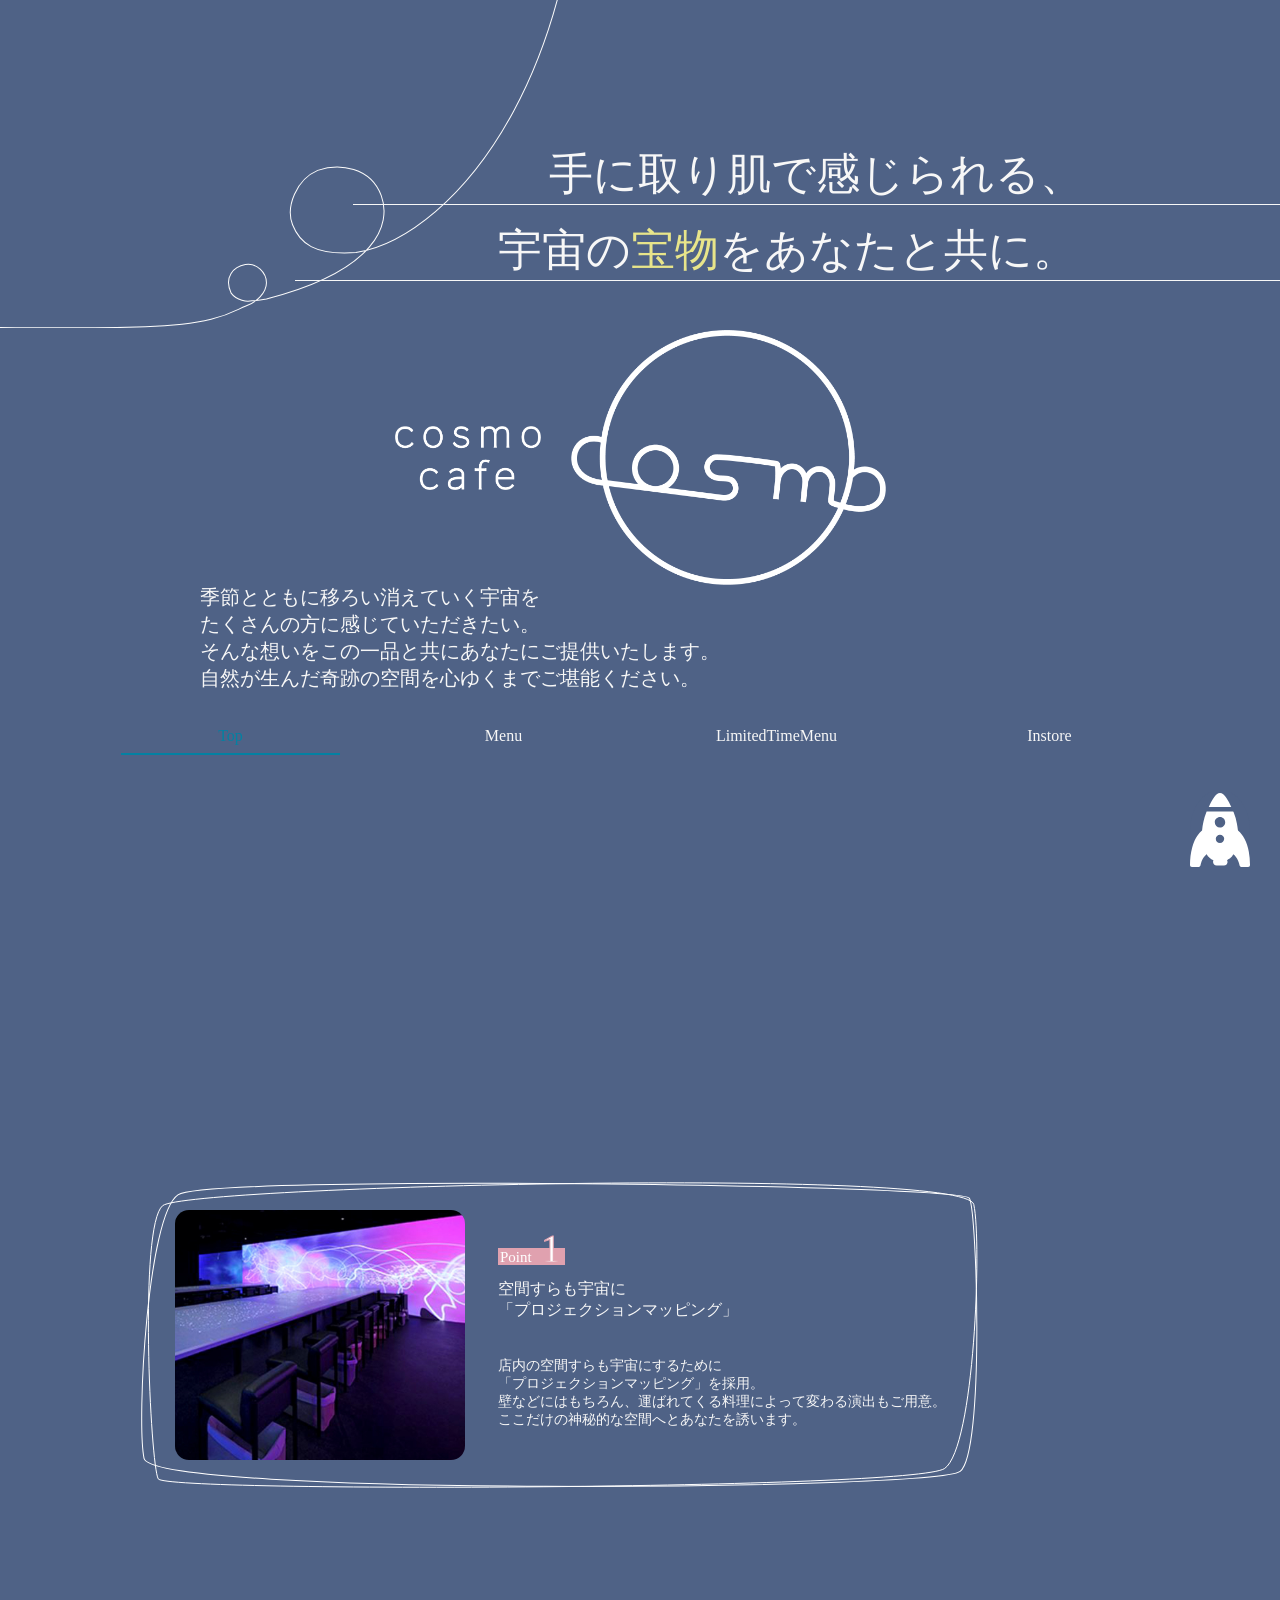
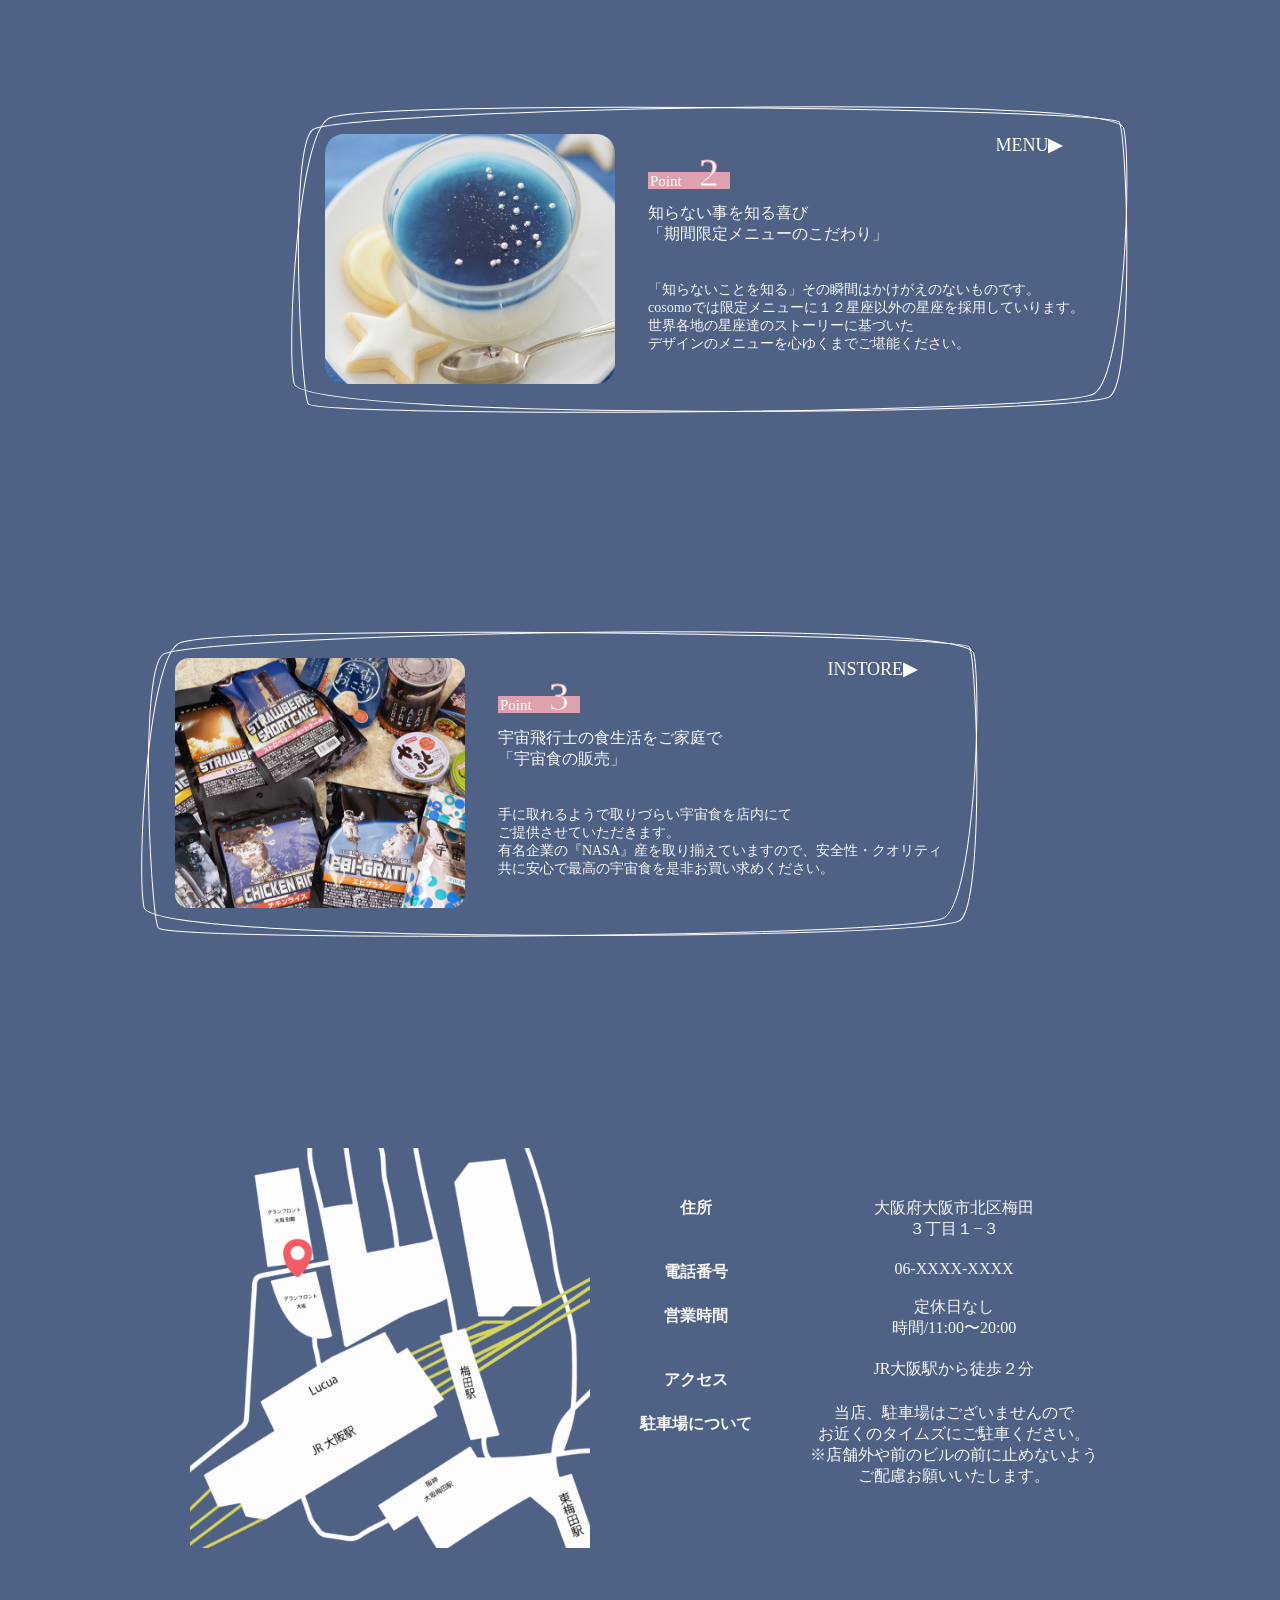
<file: index.html>
<!DOCTYPE html>
<html lang="ja">
<head>
    <meta charset="UTF-8">
    <meta http-equiv="X-UA-Compatible" content="IE=edge">
    <meta name="viewport" content="width=device-width, initial-scale=1.0">
    <title>cosmoCafe</title>
    <link rel="stylesheet" href="css/index.css">
    <script src="https://ajax.googleapis.com/ajax/libs/jquery/3.3.1/jquery.min.js"></script>
</head>
<body>
    <div class="fastView">
        <div class="headerLine">
            <img src="img/headerLine.svg" alt="">
        </div>
        <div  class="catch">
            <div class="catch1"><p class="frase1">手に取り肌で感じられる、</p></div>
            <div class="catch2"><p class="frase2">宇宙の<span class="treasure">宝物</span>をあなたと共に。</p></div>
        </div>
        <div class="rogo">
            <div>
                <img src="img/cosmo_rogo_font.png" alt="" class="rogoFrase">
            </div>
            <div>
                <img src="img/cosmo_rogo_design.png" alt="" class="rogoImg">
            </div>
        </div>
        <div class="font">
            <p>季節とともに移ろい消えていく宇宙を<br>
                たくさんの方に感じていただきたい。<br>
                そんな想いをこの一品と共にあなたにご提供いたします。<br>
                自然が生んだ奇跡の空間を心ゆくまでご堪能ください。</p>
        </div>
        <div class="gro">
            <ul class="gnavi">
            <li class="current"><a href="index.html">Top</a></li>
            <li><a href="menu.html">Menu</a></li>
            <li><a href="limited.html">LimitedTimeMenu</a></li>
            <li><a href="instore.html">Instore</a></li>
            </ul>
        </div>
    </div>
    <div class="main">
        <div class="point1">
            <img src="img/topFrame.svg" alt="">
            <div><img src="img/project.png" alt="" class="point1Img"></div>
            <div class="pointer">
                <img src="img/Point1.svg" alt="" class="point1Point">
                <img src="img/1.svg" alt="" class="point11">
                <div class="point1box"></div>
            </div>
            <p class="top">空間すらも宇宙に<br>
            「プロジェクションマッピング」</p>
            <p class="about">店内の空間すらも宇宙にするために<br>
                「プロジェクションマッピング」を採用。<br>
                壁などにはもちろん、運ばれてくる料理によって変わる演出もご用意。<br>
                ここだけの神秘的な空間へとあなたを誘います。</p>
        </div>
        <div class="point2">
            <img src="img/topFrame.svg" alt="">
            <div>
                <img src="img/point2Img.png" alt="" class="point2Img">
            </div>
            <div><a href="limited.html"><img src="img/manuBtn.svg" alt="" class="point2menuBtn"></a></div>
            <div>
                <img src="img/Point1.svg" alt="" class="point2Point">
                <img src="img/2.svg" alt="" class="point22">
                <div class="point2box"></div>
            </div>
            <p class="top">知らない事を知る喜び<br>
                「期間限定メニューのこだわり」</p>
                <p class="about">「知らないことを知る」その瞬間はかけがえのないものです。<br>
                    cosomoでは限定メニューに１２星座以外の星座を採用していります。<br>
                    世界各地の星座達のストーリーに基づいた<br>
                    デザインのメニューを心ゆくまでご堪能ください。</p>
        </div>
        <div class="point3">
            <img src="img/topFrame.svg" alt="">
            <div>
                <img src="img/point3Img.png" alt="" class="point3Img">
            </div>
            <div>
                <a href="instore.html"><img src="img/instoreBtn.svg" alt="" class="point3instoreBtn"></a></div>
            <div>
                <img src="img/Point1.svg" alt="" class="point3Point">
                <img src="img/3.svg" alt="" class="point33">
                <div class="point3box"></div>
            </div>
            <p class="top">宇宙飛行士の食生活をご家庭で<br>
                「宇宙食の販売」</p>
                <p class="about">手に取れるようで取りづらい宇宙食を店内にて<br>
                    ご提供させていただきます。<br>
                    有名企業の『NASA』産を取り揃えていますので、安全性・クオリティ<br>
                    共に安心で最高の宇宙食を是非お買い求めください。</p>
        </div>
        <div class="address">
            <img src="img/map.svg" alt="">
            <div class="bold">
                <p class="a">住所</p>
                <p class="b">電話番号</p>
                <p class="c">営業時間</p>
                <p class="d">アクセス</p>
                <p class="e">駐車場について</p>
            </div>
            <div class="font">
                <p class="a1">大阪府大阪市北区梅田<br>
                    ３丁目１−３</p>
                <p class="b1">06-XXXX-XXXX</p>
                <p class="c1">定休日なし<br>
                    時間/11:00〜20:00</p>
                <p class="d1">JR大阪駅から徒歩２分</p>
                <p class="e1">当店、駐車場はございませんので<br>
                    お近くのタイムズにご駐車ください。<br>
                    ※店舗外や前のビルの前に止めないよう<br>
                    ご配慮お願いいたします。</p>
            </div>
        </div>
    </div>
    <div class="footer"></div>
    <button id="page-top" class="page-top"><img src="img/rokect.svg" alt=""></button>
    <script src="js/index.js"></script>
</body>
</html>
</file>
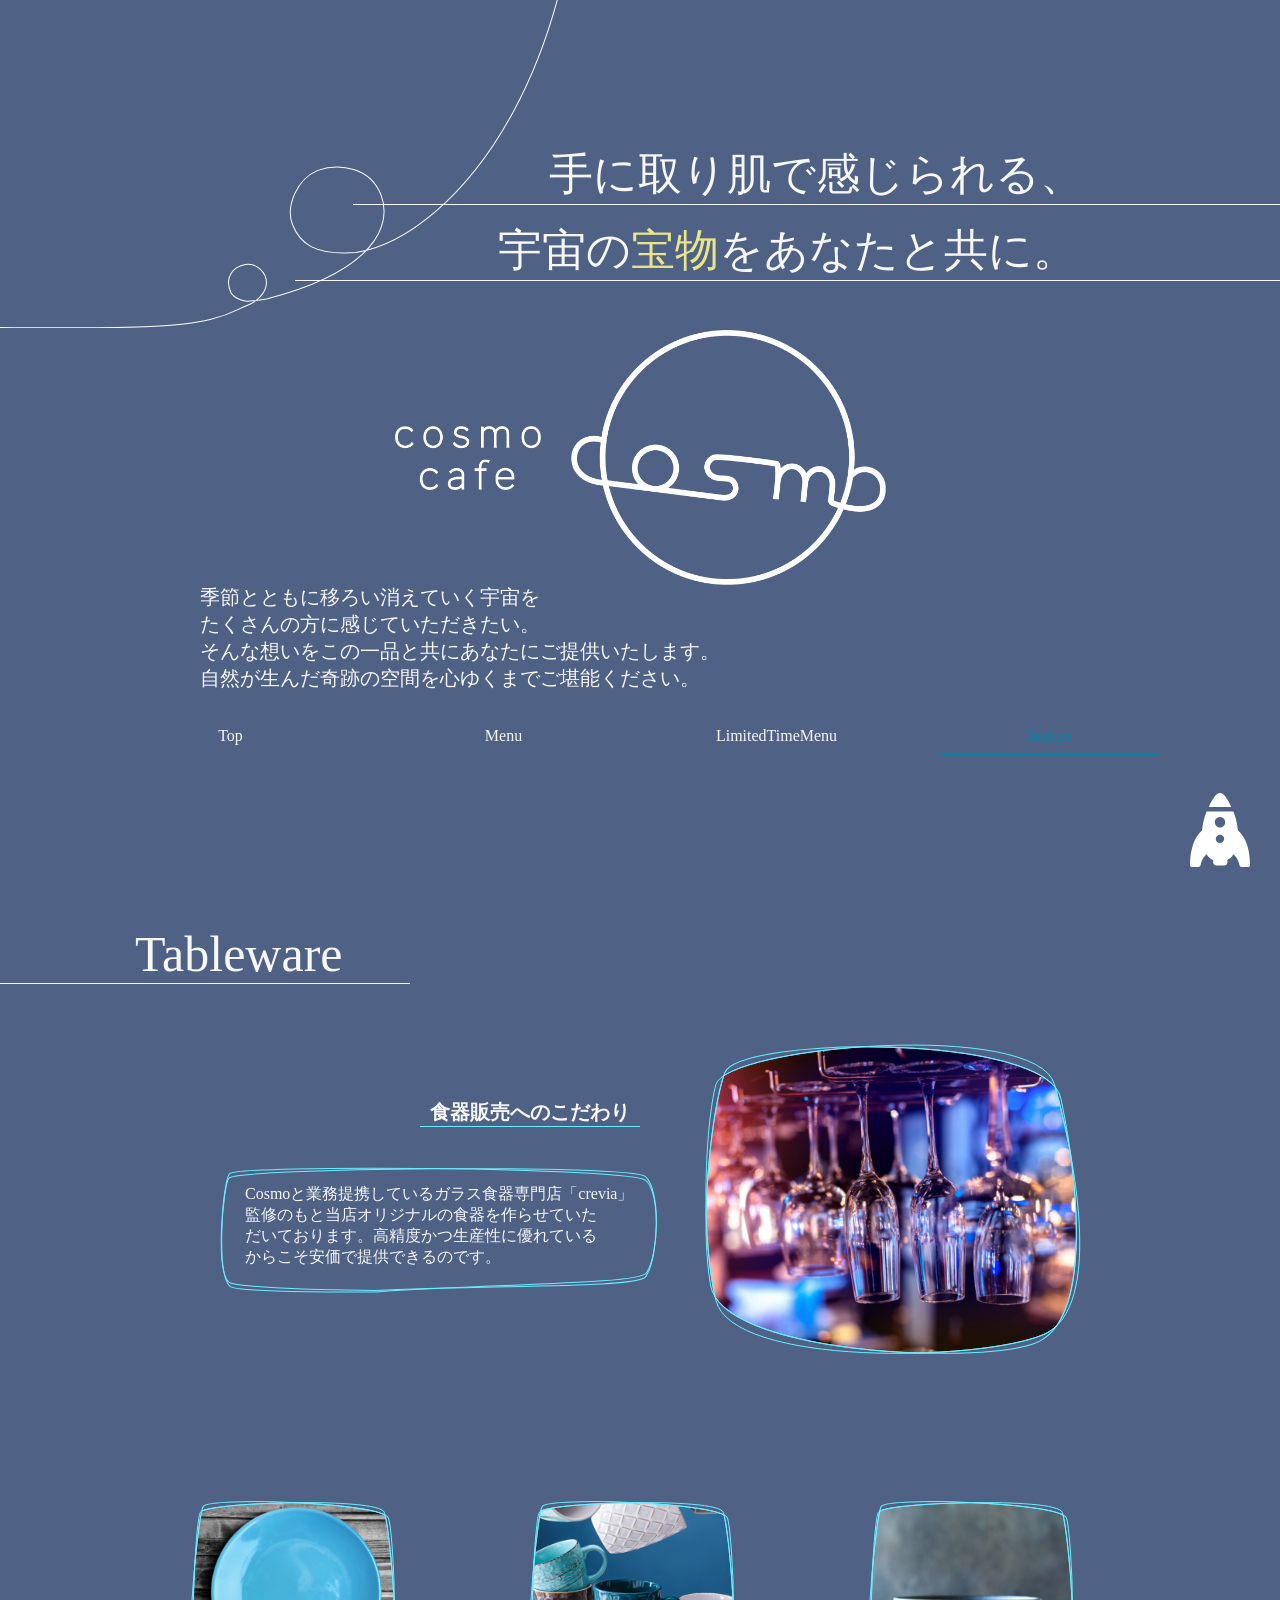
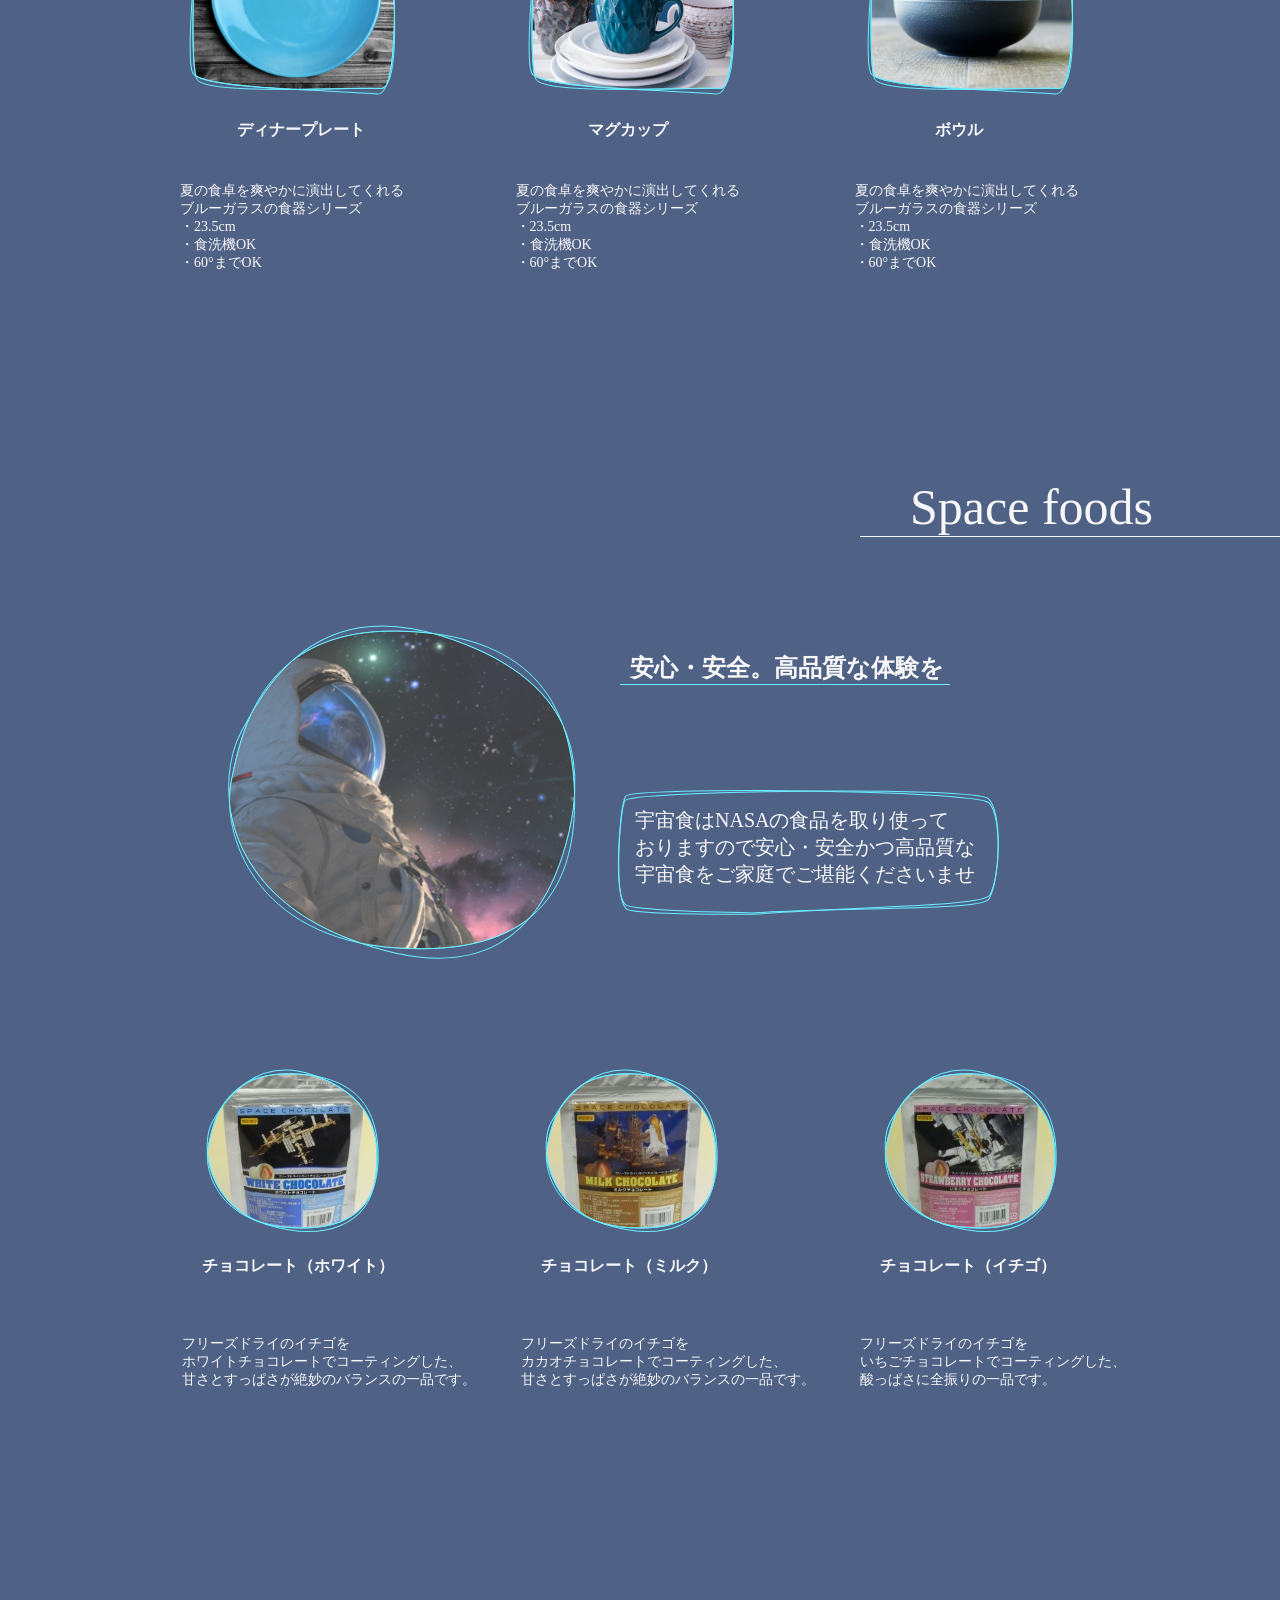
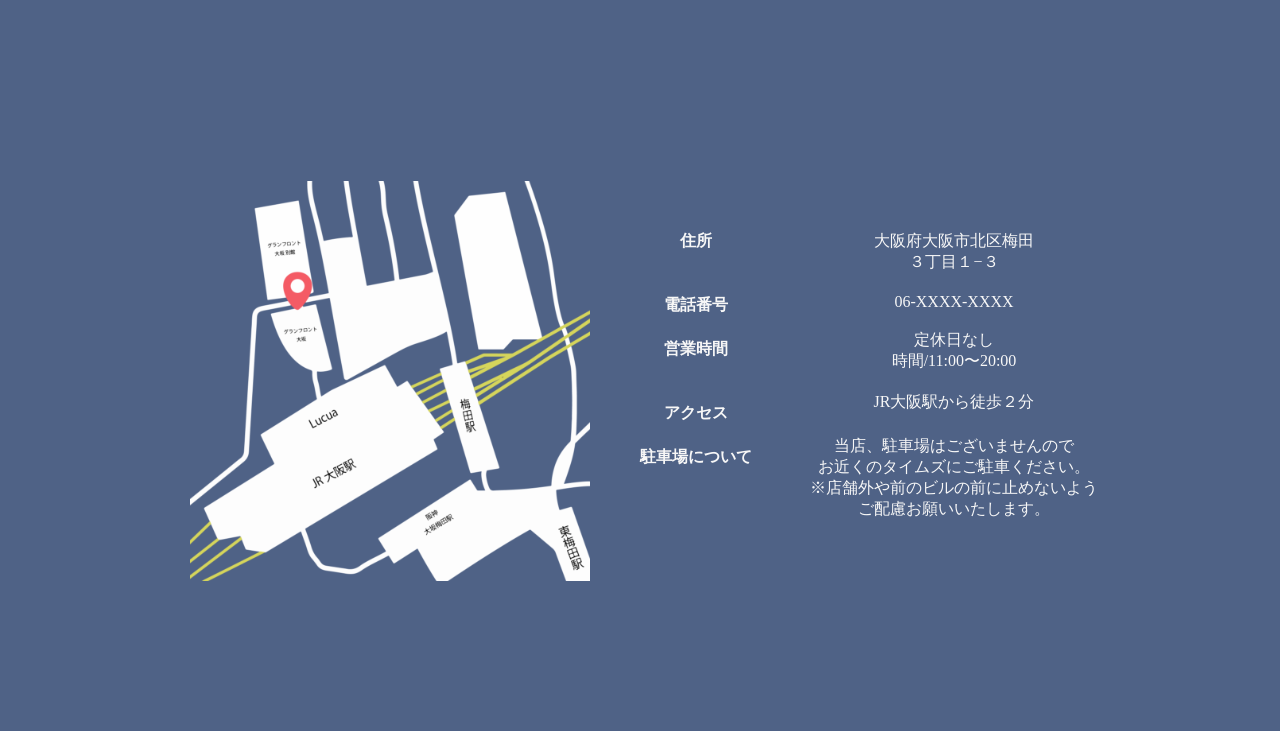
<file: instore.html>
<!DOCTYPE html>
<html lang="ja">
<head>
    <meta charset="UTF-8">
    <meta http-equiv="X-UA-Compatible" content="IE=edge">
    <meta name="viewport" content="width=device-width, initial-scale=1.0">
    <title>cosmoInstore</title>
    <link rel="stylesheet" href="css/instore.css">
</head>
<body>
    <div class="fastView">
        <div class="headerLine">
            <img src="img/headerLine.svg" alt="">
        </div>
        <div  class="catch">
            <div class="catch1"><p class="frase1">手に取り肌で感じられる、</p></div>
            <div class="catch2"><p class="frase2">宇宙の<span class="treasure">宝物</span>をあなたと共に。</p></div>
        </div>
        <div class="rogo">
            <div>
                <img src="img/cosmo_rogo_font.png" alt="" class="rogoFrase">
            </div>
            <div>
                <img src="img/cosmo_rogo_design.png" alt="" class="rogoImg">
            </div>
        </div>
        <div class="font">
            <p>季節とともに移ろい消えていく宇宙を<br>
                たくさんの方に感じていただきたい。<br>
                そんな想いをこの一品と共にあなたにご提供いたします。<br>
                自然が生んだ奇跡の空間を心ゆくまでご堪能ください。</p>
        </div>
        <div class="gro">
            <ul class="gnavi">
            <li><a href="index.html">Top</a></li>
            <li><a href="menu.html">Menu</a></li>
            <li><a href="limited.html">LimitedTimeMenu</a></li>
            <li class="current"><a href="instore.html">Instore</a></li>
            </ul>
        </div>
    </div>
    <div class="main">
    <div class="menuBar">
        <p>Tableware</p>
    </div>
        <div class="dish">
            <div class="dishAbout">
                <img src="img/dishwrap1.png" alt="" class="dishAboutImg">
                <div class="dishAboutTitle"><p>食器販売へのこだわり</p></div>
                <img src="img/dishAbout.svg" alt="" class="dishAboutborder">
                <p class="about">Cosmoと業務提携しているガラス食器専門店「crevia」<br>
                    監修のもと当店オリジナルの食器を作らせていた<br>
                    だいております。高精度かつ生産性に優れている<br>
                    からこそ安価で提供できるのです。</p>
            </div>
            <div class="dishes">
                <div class="dishesWrap1">
                    <img src="img/dishesImg1.png" alt="">
                    <p class="dishesWrap1Title">ディナープレート</p>
                    <p class="dishesWrap1Text">
                        夏の食卓を爽やかに演出してくれる<br>
                        ブルーガラスの食器シリーズ<br>
                        ・23.5cm<br>
                        ・食洗機OK<br>
                        ・60°までOK</p>
                </div>
                <div class="dishesWrap2">
                    <img src="img/dishesImg2.png" alt="">
                    <p class="dishesWrap2Title">マグカップ</p>
                    <p class="dishesWrap2Text">夏の食卓を爽やかに演出してくれる<br>
                        ブルーガラスの食器シリーズ<br>
                        ・23.5cm<br>
                        ・食洗機OK<br>
                        ・60°までOK</p></p>
                </div>
                <div class="dishesWrap3">
                    <img src="img/dishesImg3.png" alt="">
                    <p class="dishesWrap3Title">ボウル</p>
                    <p class="dishesWrap3Text">夏の食卓を爽やかに演出してくれる<br>
                        ブルーガラスの食器シリーズ<br>
                        ・23.5cm<br>
                        ・食洗機OK<br>
                        ・60°までOK</p></p>
                </div>
    
        </div>
    </div><div class="drinkBar">
        <p>Space foods</p>
    </div>
    <div class="sfood">
        <div class="sfoodAbout">
            <img src="img/sfoodImg.png" alt="" class="sfoodAboutImg">
            <div class="sfoodAboutTitle"><p>安心・安全。高品質な体験を</p></div>
            <img src="img/sfoodAbout.svg" alt="" class="sfoodAboutborder">
            <p class="about">宇宙食はNASAの食品を取り使って<br>
                おりますので安心・安全かつ高品質な<br>
                宇宙食をご家庭でご堪能くださいませ</p>
        </div>
        <div class="sfoods">
            <div class="sfoodsWrap1">
                <img src="img/sfoodsImg1.png" alt="">
                <p class="sfoodsWrap1Title">チョコレート（ホワイト）</p>
                <p class="sfoodsWrap1Text">フリーズドライのイチゴを<br>
                    ホワイトチョコレートでコーティングした、<br>
                    甘さとすっぱさが絶妙のバランスの一品です。</p>
            </div>
            <div class="sfoodsWrap2">
                <img src="img/sfoodsImg2.png" alt="">
                <p class="sfoodsWrap2Title">チョコレート（ミルク）</p>
                <p class="sfoodsWrap2Text">フリーズドライのイチゴを<br>
                    カカオチョコレートでコーティングした、<br>
                    甘さとすっぱさが絶妙のバランスの一品です。</p>
            </div>
            <div class="sfoodsWrap3">
                <img src="img/sfoodsImg3.png" alt="">
                <p class="sfoodsWrap3Title">チョコレート（イチゴ）</p>
                <p class="sfoodsWrap3Text">
                    フリーズドライのイチゴを<br>
                    いちごチョコレートでコーティングした、<br>
                    酸っぱさに全振りの一品です。
                </p>
            </div>

    </div>
    </div>
    <div class="address">
        <img src="img/map.svg" alt="">
        <div class="bold">
            <p class="a">住所</p>
            <p class="b">電話番号</p>
            <p class="c">営業時間</p>
            <p class="d">アクセス</p>
            <p class="e">駐車場について</p>
        </div>
        <div class="font">
            <p class="a1">大阪府大阪市北区梅田<br>
                ３丁目１−３</p>
            <p class="b1">06-XXXX-XXXX</p>
            <p class="c1">定休日なし<br>
                時間/11:00〜20:00</p>
            <p class="d1">JR大阪駅から徒歩２分</p>
            <p class="e1">当店、駐車場はございませんので<br>
                お近くのタイムズにご駐車ください。<br>
                ※店舗外や前のビルの前に止めないよう<br>
                ご配慮お願いいたします。</p>
        </div>
    </div>
    <button id="page-top" class="page-top"><img src="img/rokect.svg" alt=""></button>
    <script src="js/index.js"></script>
</body>
</html>
</file>
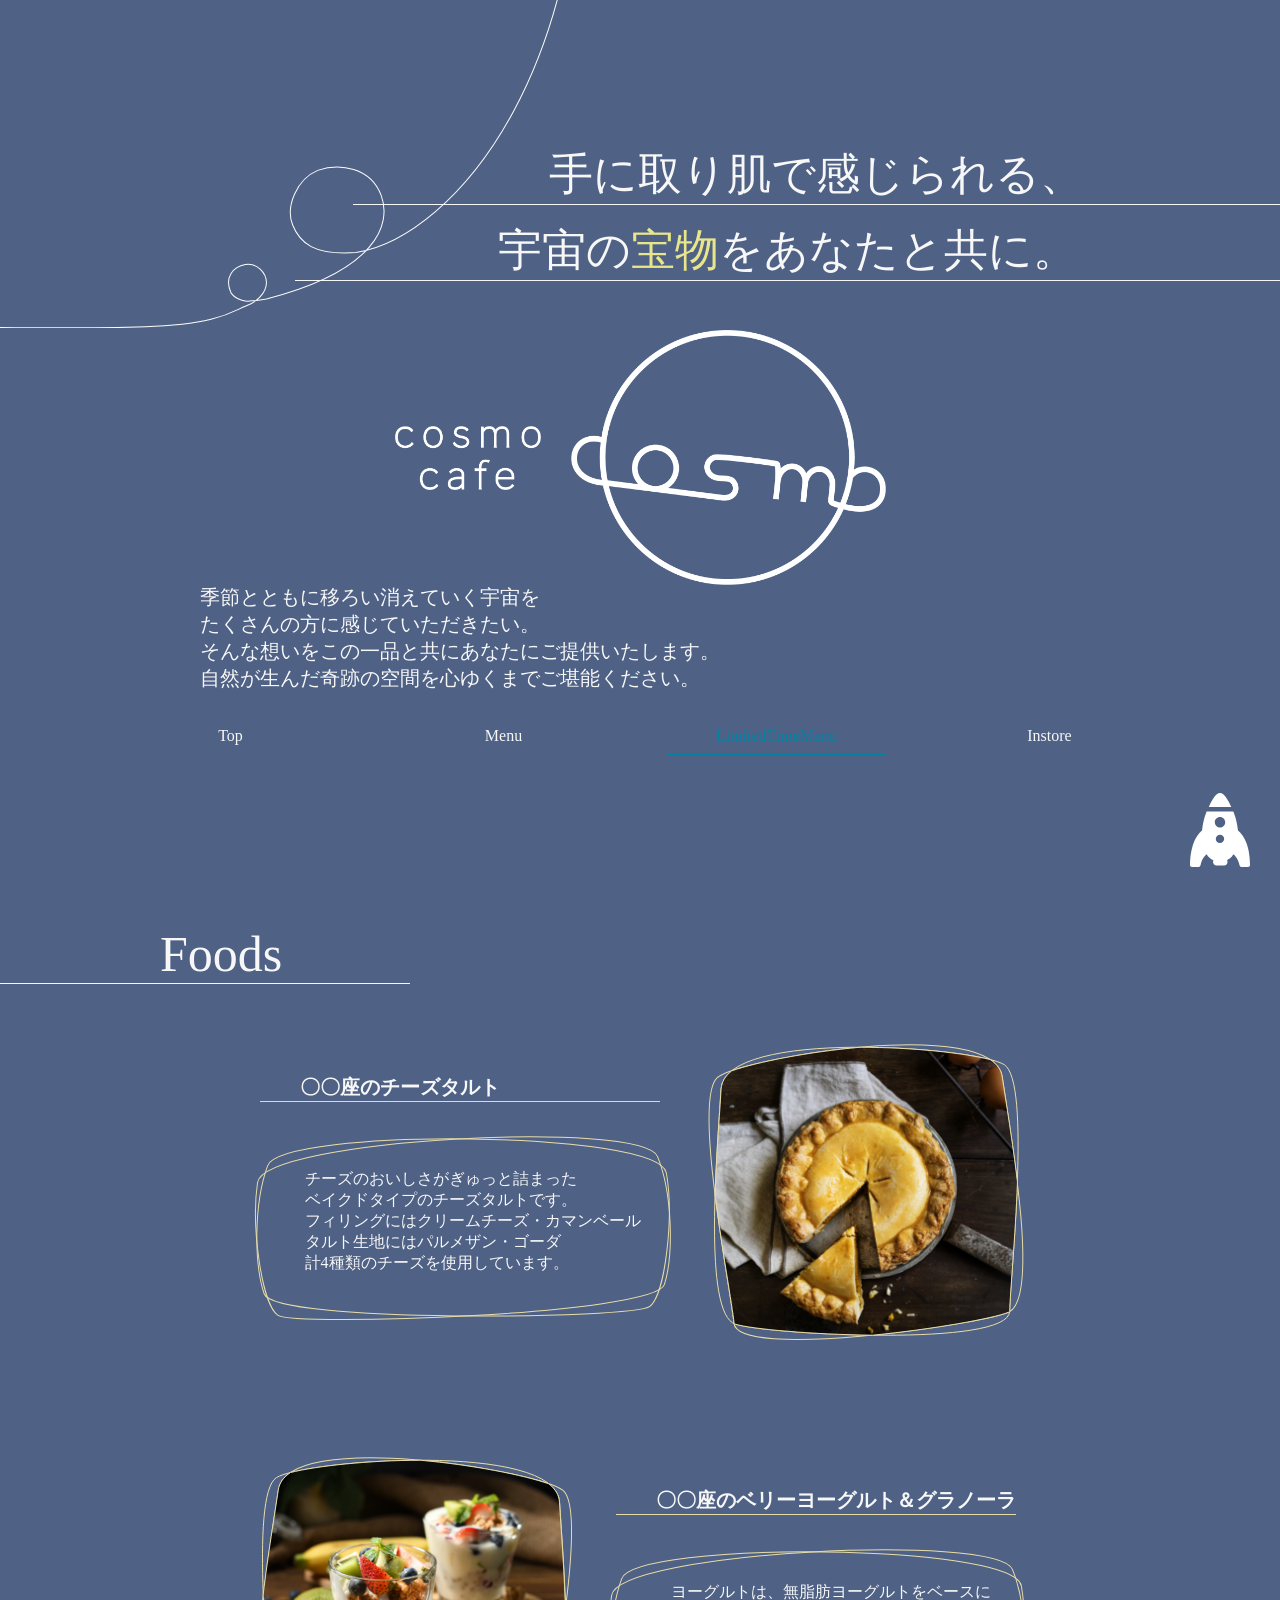
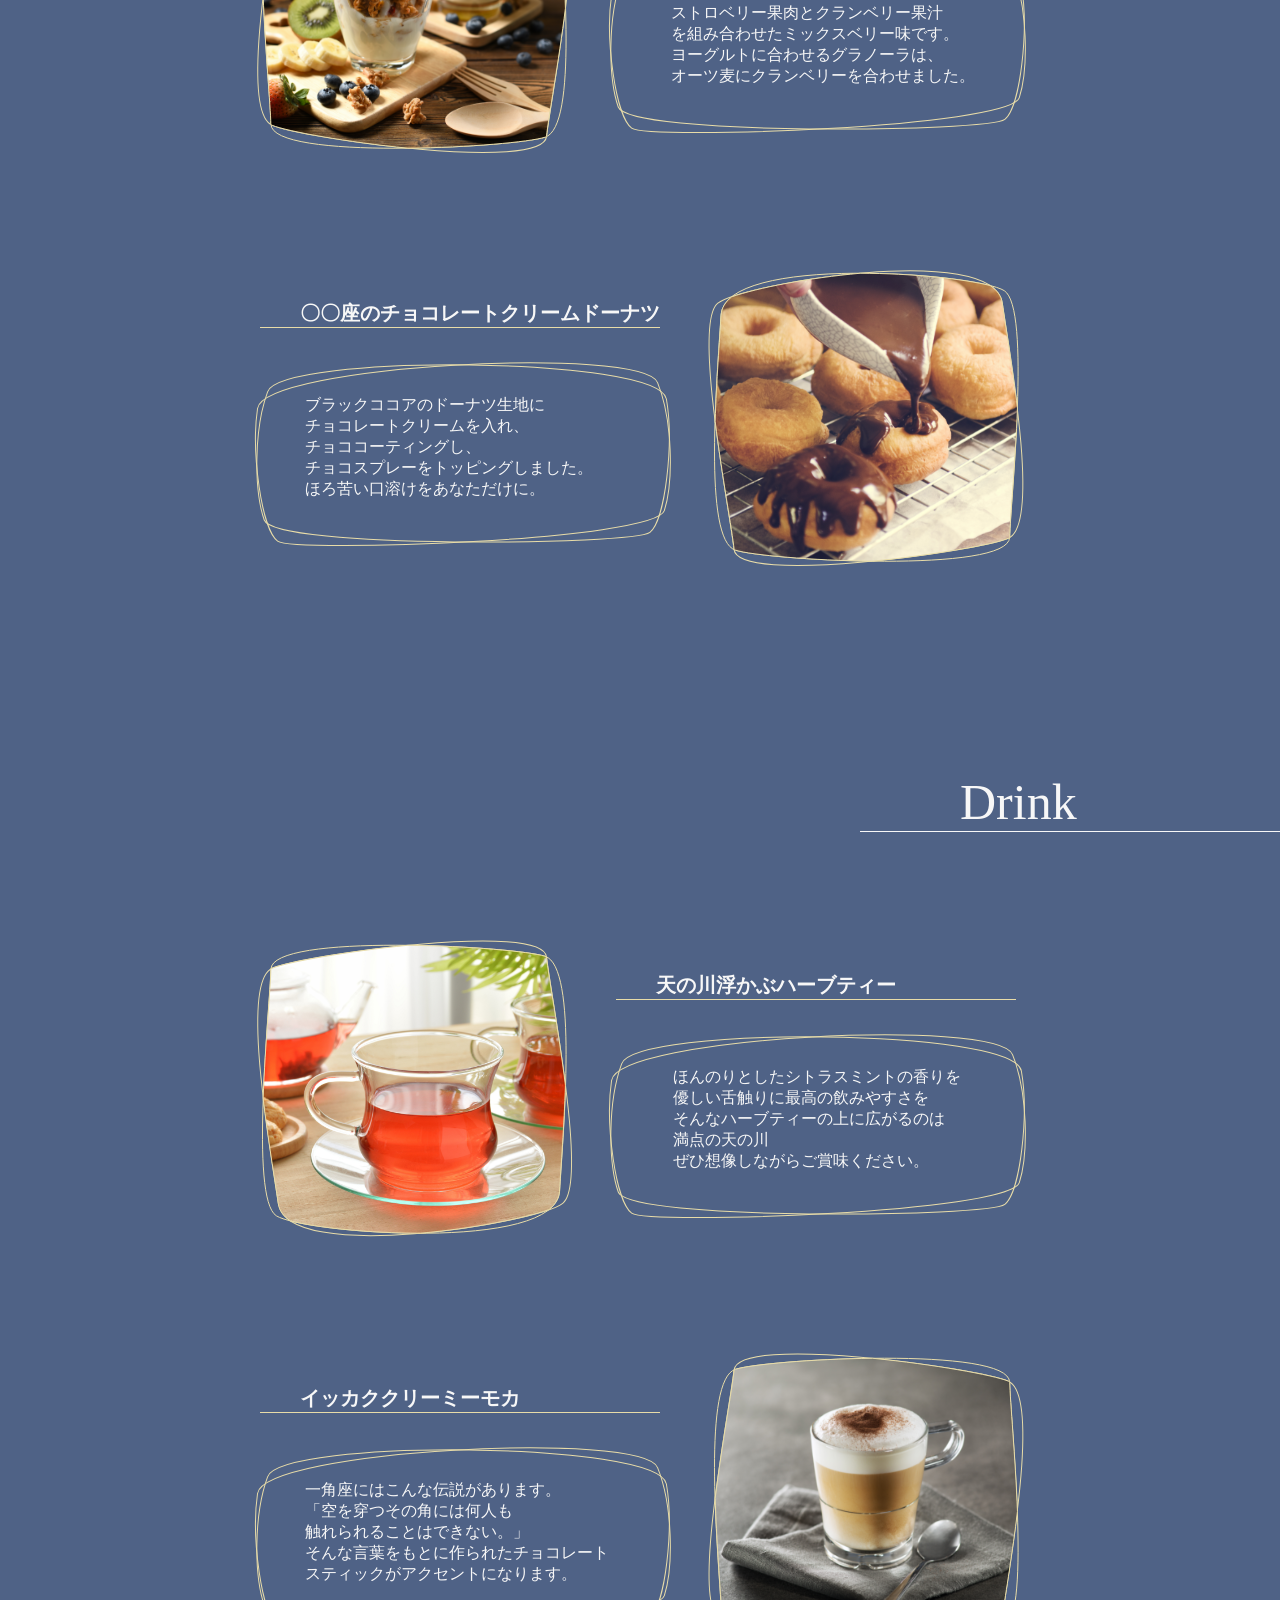
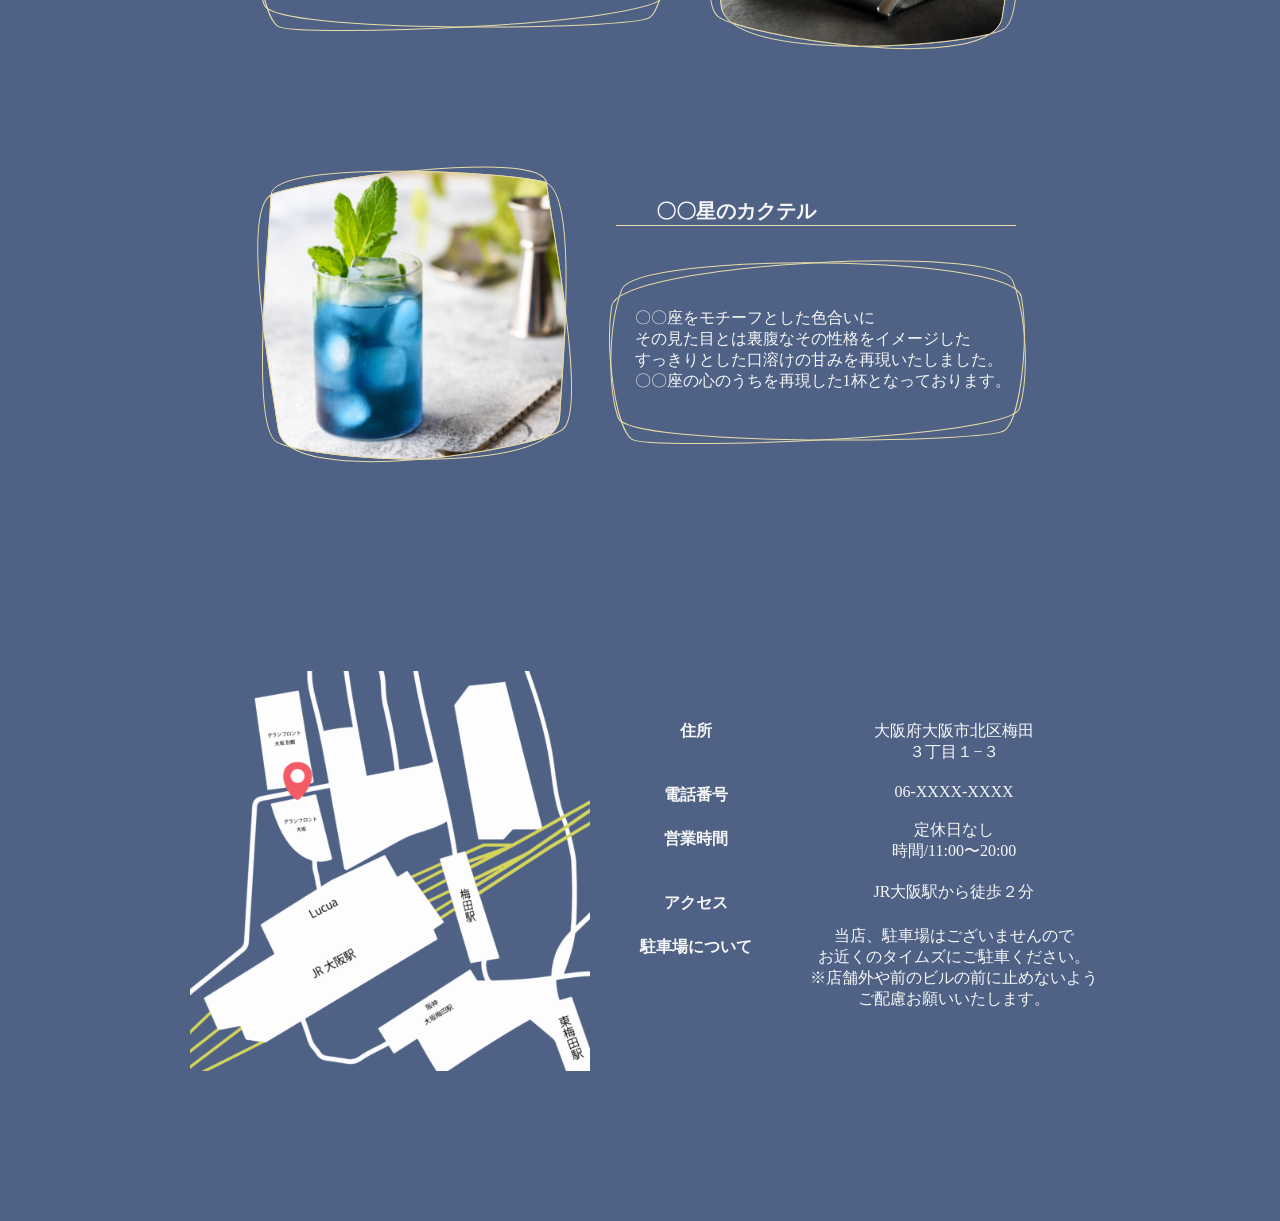
<file: limited.html>
<!DOCTYPE html>
<html lang="ja">
<head>
    <meta charset="UTF-8">
    <meta http-equiv="X-UA-Compatible" content="IE=edge">
    <meta name="viewport" content="width=device-width, initial-scale=1.0">
    <title>limitedTimeMenu</title>
    <link rel="stylesheet" href="css/limited.css">
</head>
<body>
    <div class="fastView">
        <div class="headerLine">
            <img src="img/headerLine.svg" alt="">
        </div>
        <div  class="catch">
            <div class="catch1"><p class="frase1">手に取り肌で感じられる、</p></div>
            <div class="catch2"><p class="frase2">宇宙の<span class="treasure">宝物</span>をあなたと共に。</p></div>
        </div>
        <div class="rogo">
            <div>
                <img src="img/cosmo_rogo_font.png" alt="" class="rogoFrase">
            </div>
            <div>
                <img src="img/cosmo_rogo_design.png" alt="" class="rogoImg">
            </div>
        </div>
        <div class="font">
            <p>季節とともに移ろい消えていく宇宙を<br>
                たくさんの方に感じていただきたい。<br>
                そんな想いをこの一品と共にあなたにご提供いたします。<br>
                自然が生んだ奇跡の空間を心ゆくまでご堪能ください。</p>
        </div>
        <div class="gro">
            <ul class="gnavi">
            <li><a href="index.html">Top</a></li>
            <li><a href="menu.html">Menu</a></li>
            <li class="current"><a href="limited.html">LimitedTimeMenu</a></li>
            <li><a href="instore.html">Instore</a></li>
            </ul>
        </div>
    </div>
    <div class="main">
        <div class="menuBar">
            <p>Foods</p>
        </div>
        <div class="limited1">
            <img src="img/limitedwrap1.png" alt="" class="limited1Img">
            <div class="limited1Title"><p>〇〇座のチーズタルト</p></div>
            <img src="img/limited1Wrap.svg" alt="" class="limited1border">
            <p class="about">チーズのおいしさがぎゅっと詰まった<br>
                ベイクドタイプのチーズタルトです。<br>
                フィリングにはクリームチーズ・カマンベール<br>
                タルト生地にはパルメザン・ゴーダ<br>
                計4種類のチーズを使用しています。</p>
        </div>
        <div class="limited2">
            <img src="img/limitedwrap2.png" alt="" class="limited2Img">
            <div class="limited2Title"><p>〇〇座のベリーヨーグルト＆グラノーラ</p></div>
            <img src="img/limited1Wrap.svg" alt="" class="limited2border">
            <p class="about">ヨーグルトは、無脂肪ヨーグルトをベースに<br>
                ストロベリー果肉とクランベリー果汁<br>
                を組み合わせたミックスベリー味です。<br>
                ヨーグルトに合わせるグラノーラは、<br>
                オーツ麦にクランベリーを合わせました。</p>
        </div>
        <div class="limited3">
            <img src="img/limitedwrap3.png" alt="" class="limited3Img">
            <div class="limited3Title"><p>〇〇座のチョコレートクリームドーナツ</p></div>
            <img src="img/limited1Wrap.svg" alt="" class="limited3border">
            <p class="about">ブラックココアのドーナツ生地に<br>
                チョコレートクリームを入れ、<br>
                チョココーティングし、<br>
                チョコスプレーをトッピングしました。<br>
                ほろ苦い口溶けをあなただけに。</p>
        </div>
        <div class="drinkBar">
            <p>Drink</p>
        </div>
        <div class="drink1">
            <img src="img/limitedwrap4.png" alt="" class="drink1Img">
            <div class="drink1Title"><p>天の川浮かぶハーブティー</p></div>
            <img src="img/limited1Wrap.svg" alt="" class="drink1border">
            <p class="about">
                ほんのりとしたシトラスミントの香りを<br>
                優しい舌触りに最高の飲みやすさを<br>
                そんなハーブティーの上に広がるのは<br>
                満点の天の川<br>
                ぜひ想像しながらご賞味ください。</p>
        </div>
        <div class="drink2">
            <img src="img/limitedwrap5.png" alt="" class="drink2Img">
            <div class="drink2Title"><p>イッカククリーミーモカ</p></div>
            <img src="img/limited1Wrap.svg" alt="" class="drink2border">
            <p class="about">一角座にはこんな伝説があります。<br>
                「空を穿つその角には何人も<br>
                触れられることはできない。」<br>
                そんな言葉をもとに作られたチョコレート<br>
                スティックがアクセントになります。</p>
        </div>
        <div class="drink3">
            <img src="img/limitedwrap6.png" alt="" class="drink3Img">
            <div class="drink3Title"><p>〇〇星のカクテル</p></div>
            <img src="img/limited1Wrap.svg" alt="" class="drink3border">
            <p class="about">〇〇座をモチーフとした色合いに<br>
                その見た目とは裏腹なその性格をイメージした<br>
                すっきりとした口溶けの甘みを再現いたしました。<br>
                〇〇座の心のうちを再現した1杯となっております。</p>
        </div>
        <div class="address">
            <img src="img/map.svg" alt="">
            <div class="bold">
                <p class="a">住所</p>
                <p class="b">電話番号</p>
                <p class="c">営業時間</p>
                <p class="d">アクセス</p>
                <p class="e">駐車場について</p>
            </div>
            <div class="font">
                <p class="a1">大阪府大阪市北区梅田<br>
                    ３丁目１−３</p>
                <p class="b1">06-XXXX-XXXX</p>
                <p class="c1">定休日なし<br>
                    時間/11:00〜20:00</p>
                <p class="d1">JR大阪駅から徒歩２分</p>
                <p class="e1">当店、駐車場はございませんので<br>
                    お近くのタイムズにご駐車ください。<br>
                    ※店舗外や前のビルの前に止めないよう<br>
                    ご配慮お願いいたします。</p>
            </div>
        </div>
    </div>
    <button id="page-top" class="page-top"><img src="img/rokect.svg" alt=""></button>
    <script src="js/index.js"></script>
</body>
</html>
</file>
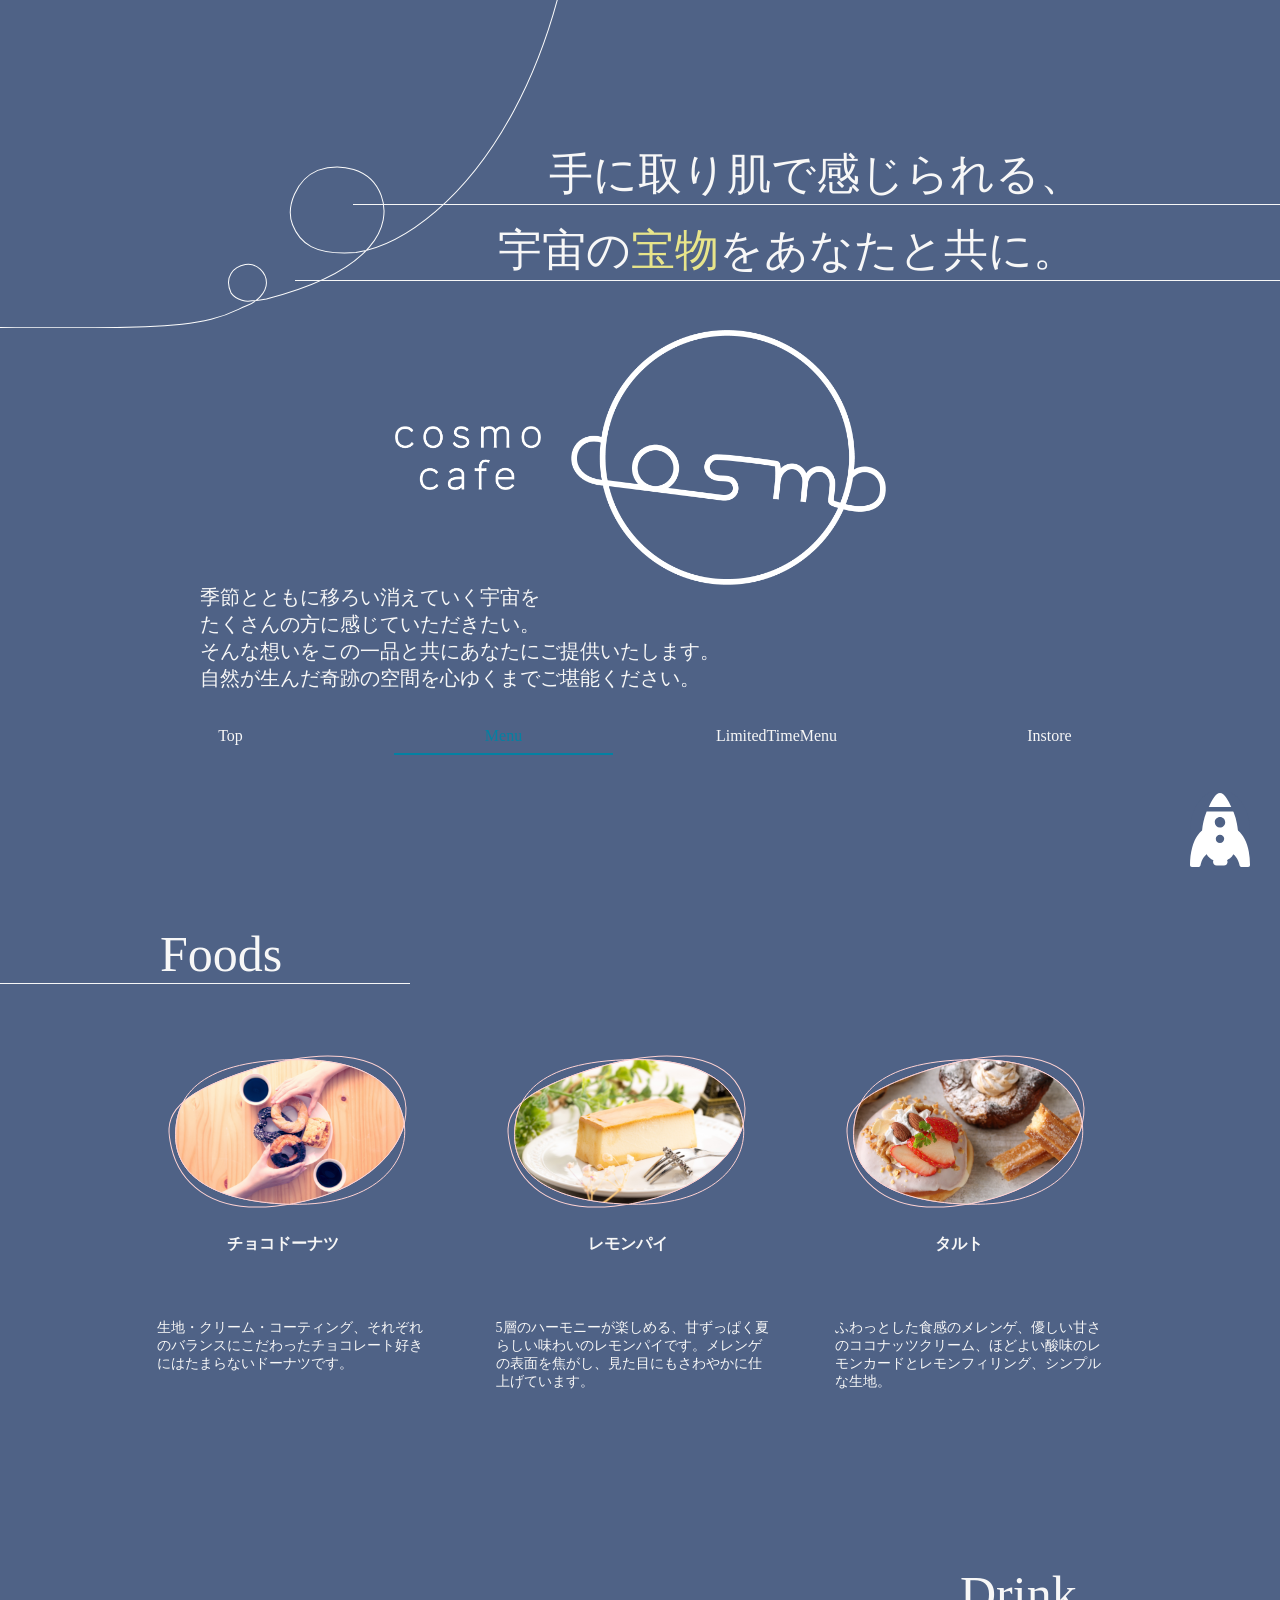
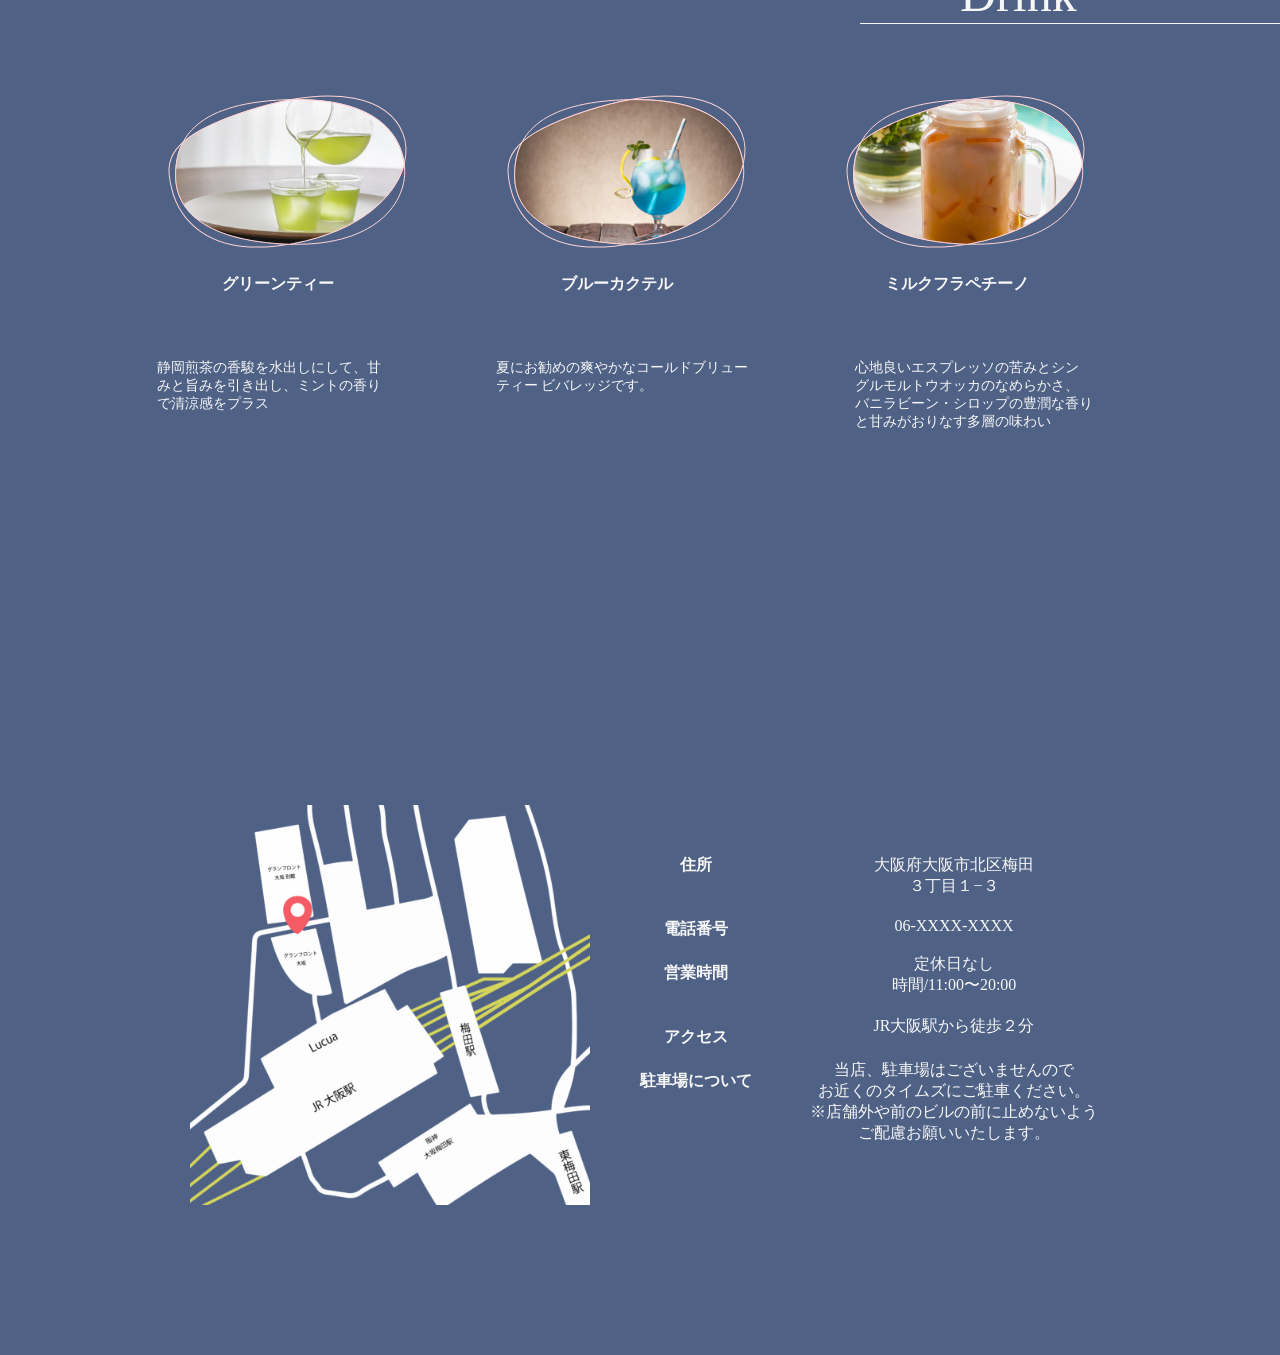
<file: menu.html>
<!DOCTYPE html>
<html lang="ja">
<head>
    <meta charset="UTF-8">
    <meta http-equiv="X-UA-Compatible" content="IE=edge">
    <meta name="viewport" content="width=device-width, initial-scale=1.0">
    <title>cosmoCafe_menu</title>
    <link rel="stylesheet" href="css/menu.css">
</head>
<body>
    <div class="fastView">
        <div class="headerLine">
            <img src="img/headerLine.svg" alt="">
        </div>
        <div  class="catch">
            <div class="catch1"><p class="frase1">手に取り肌で感じられる、</p></div>
            <div class="catch2"><p class="frase2">宇宙の<span class="treasure">宝物</span>をあなたと共に。</p></div>
        </div>
        <div class="rogo">
            <div>
                <img src="img/cosmo_rogo_font.png" alt="" class="rogoFrase">
            </div>
            <div>
                <img src="img/cosmo_rogo_design.png" alt="" class="rogoImg">
            </div>
        </div>
        <div class="font">
            <p>季節とともに移ろい消えていく宇宙を<br>
                たくさんの方に感じていただきたい。<br>
                そんな想いをこの一品と共にあなたにご提供いたします。<br>
                自然が生んだ奇跡の空間を心ゆくまでご堪能ください。</p>
        </div>
        <div class="gro">
            <ul class="gnavi">
            <li><a href="index.html">Top</a></li>
            <li class="current"><a href="menu.html">Menu</a></li>
            <li><a href="limited.html">LimitedTimeMenu</a></li>
            <li><a href="instore.html">Instore</a></li>
            </ul>
        </div>
    </div>
    <div class="main">
        <div class="menuBar">
            <p>Foods</p>
        </div>
        <div class="menu">
            <div class="menuWrap1">
                <img src="img/menuWrap1.png" alt="">
                <p class="menuWrap1Title">チョコドーナツ</p>
                <p class="menuWrap1Text">生地・クリーム・コーティング、それぞれ<br>
                    のバランスにこだわったチョコレート好き<br>
                    にはたまらないドーナツです。</p>
            </div>
            <div class="menuWrap2">
                <img src="img/menuWrap2.png" alt="">
                <p class="menuWrap2Title">レモンパイ</p>
                <p class="menuWrap2Text">5層のハーモニーが楽しめる、甘ずっぱく夏<br>
                    らしい味わいのレモンパイです。メレンゲ<br>
                    の表面を焦がし、見た目にもさわやかに仕<br>
                    上げています。</p>
            </div>
            <div class="menuWrap3">
                <img src="img/menuWrap3.png" alt="">
                <p class="menuWrap3Title">タルト</p>
                <p class="menuWrap3Text">ふわっとした食感のメレンゲ、優しい甘さ<br>
                    のココナッツクリーム、ほどよい酸味のレ<br>
                    モンカードとレモンフィリング、シンプル<br>
                    な生地。</p>
            </div>
        </div>
        <!-- <div class="menu2">
            <div class="menu2Wrap1">
                <img src="img/menuWrap.svg" alt="">
                <p class="menu2Wrap1Title">○○座の<br>チーズタルト</p>
                <p class="menu2Wrap1Text">チーズのおいしさがぎゅっと詰まった<br>
                    ベイクドタイプのチーズタルトです。<br>
                    フィリングにはクリームチーズ・カマンベール<br>
                    タルト生地にはパルメザン・ゴーダ<br>
                    計4種類のチーズを使用しています。</p>
            </div>
            <div class="menu2Wrap2">
                <img src="img/menuWrap.svg" alt="">
                <p class="menu2Wrap2Title">○○座の<br>チーズタルト</p>
                <p class="menu2Wrap2Text">チーズのおいしさがぎゅっと詰まった<br>
                    ベイクドタイプのチーズタルトです。<br>
                    フィリングにはクリームチーズ・カマンベール<br>
                    タルト生地にはパルメザン・ゴーダ<br>
                    計4種類のチーズを使用しています。</p>
            </div>
            <div class="menu2Wrap3">
                <img src="img/menuWrap.svg" alt="">
                <p class="menu2Wrap3Title">○○座の<br>チーズタルト</p>
                <p class="menu2Wrap3Text">チーズのおいしさがぎゅっと詰まった<br>
                    ベイクドタイプのチーズタルトです。<br>
                    フィリングにはクリームチーズ・カマンベール<br>
                    タルト生地にはパルメザン・ゴーダ<br>
                    計4種類のチーズを使用しています。</p>
            </div>
        </div> -->
        <div class="drinkBar">
            <p>Drink</p>
        </div>
        <div class="drink">
            <div class="drinkWrap1">
                <img src="img/drinkWrap1.png" alt="">
                <p class="drinkWrap1Title">グリーンティー</p>
                <p class="drinkWrap1Text">静岡煎茶の香駿を水出しにして、甘<br>
                    みと旨みを引き出し、ミントの香り<br>
                    で清涼感をプラス</p>
            </div>
            <div class="drinkWrap2">
                <img src="img/drinkWrap2.png" alt="">
                <p class="drinkWrap2Title">ブルーカクテル</p>
                <p class="drinkWrap2Text">夏にお勧めの爽やかなコールドブリュー<br>
                    ティー ビバレッジです。</p>
            </div>
            <div class="drinkWrap3">
                <img src="img/drinkWrap3.png" alt="">
                <p class="drinkWrap3Title">ミルクフラペチーノ</p>
                <p class="drinkWrap3Text">心地良いエスプレッソの苦みとシン<br>
                    グルモルトウオッカのなめらかさ、<br>
                    バニラビーン・シロップの豊潤な香り<br>
                    と甘みがおりなす多層の味わい</p>
            </div>
        </div>
        <!-- <div class="drink2">
            <div class="drink2Wrap1">
                <img src="img/drinkWrap.svg" alt="">
                <p class="drink2Wrap1Title">○○座の<br>チーズタルト</p>
                <p class="drink2Wrap1Text">チーズのおいしさがぎゅっと詰まった<br>
                    ベイクドタイプのチーズタルトです。<br>
                    フィリングにはクリームチーズ・カマンベール<br>
                    タルト生地にはパルメザン・ゴーダ<br>
                    計4種類のチーズを使用しています。</p>
            </div>
            <div class="drink2Wrap2">
                <img src="img/drinkWrap.svg" alt="">
                <p class="drink2Wrap2Title">○○座の<br>チーズタルト</p>
                <p class="drink2Wrap2Text">チーズのおいしさがぎゅっと詰まった<br>
                    ベイクドタイプのチーズタルトです。<br>
                    フィリングにはクリームチーズ・カマンベール<br>
                    タルト生地にはパルメザン・ゴーダ<br>
                    計4種類のチーズを使用しています。</p>
            </div>
            <div class="drink2Wrap3">
                <img src="img/drinkWrap.svg" alt="">
                <p class="drink2Wrap3Title">○○座の<br>チーズタルト</p>
                <p class="drink2Wrap3Text">チーズのおいしさがぎゅっと詰まった<br>
                    ベイクドタイプのチーズタルトです。<br>
                    フィリングにはクリームチーズ・カマンベール<br>
                    タルト生地にはパルメザン・ゴーダ<br>
                    計4種類のチーズを使用しています。</p>
            </div>
        </div> -->
        <div class="address">
            <img src="img/map.svg" alt="">
            <div class="bold">
                <p class="a">住所</p>
                <p class="b">電話番号</p>
                <p class="c">営業時間</p>
                <p class="d">アクセス</p>
                <p class="e">駐車場について</p>
            </div>
            <div class="font">
                <p class="a1">大阪府大阪市北区梅田<br>
                    ３丁目１−３</p>
                <p class="b1">06-XXXX-XXXX</p>
                <p class="c1">定休日なし<br>
                    時間/11:00〜20:00</p>
                <p class="d1">JR大阪駅から徒歩２分</p>
                <p class="e1">当店、駐車場はございませんので<br>
                    お近くのタイムズにご駐車ください。<br>
                    ※店舗外や前のビルの前に止めないよう<br>
                    ご配慮お願いいたします。</p>
            </div>
        </div>

    </div>
    <button id="page-top" class="page-top"><img src="img/rokect.svg" alt=""></button>
    <script src="js/index.js"></script>
</body>
</html>
</file>
<file: css/index.css>
@charset "UTF-8";
* {
  margin: 0;
  padding: 0;
  font-size: 100%;
}

body {
  background: #4F6286;
  font-family: "ヒラギノ角ゴ Std W0";
  color: #F7F7F7;
}

.fastView {
  position: relative;
}
.fastView .headerLine {
  position: absolute;
  transform: translateY(-45%) translateX(-10%);
}
.fastView .catch {
  position: relative;
  font-size: 44px;
  text-align: center;
}
.fastView .catch1 {
  position: absolute;
  width: 927px;
  border-bottom: 1px solid #F7F7F7;
  top: 145px;
  right: 0;
}
.fastView .catch2 {
  position: absolute;
  width: 985px;
  border-bottom: 1px solid #F7F7F7;
  right: 0;
  transform: translateY(221px);
}
.fastView .catch .treasure {
  color: #E8E58A;
}
.fastView .rogo {
  display: flex;
  justify-content: center;
  align-items: center;
  transform: translateY(330px);
}
.fastView .rogoFrase {
  width: 146px;
  height: 64px;
  margin-right: 30px;
}
.fastView .rogoImg {
  width: 315px;
  height: 255px;
}
.fastView .font {
  margin: 325px 0 0 200px;
  font-size: 20px;
}
.fastView .gro {
  display: flex;
  justify-content: center;
  align-items: center;
  margin-top: 25px;
  /*現在地とhoverの設定*/
}
.fastView .gro .gnavi {
  display: flex;
  margin: 0 0 50px 0;
  list-style: none;
}
.fastView .gro .gnavi li a {
  display: block;
  width: 213px;
  text-align: center;
  padding: 10px 30px;
  text-decoration: none;
  color: #f7f7f7;
}
.fastView .gro .gnavi li {
  margin-bottom: 20px;
}
.fastView .gro .gnavi li a {
  /*線の基点とするためrelativeを指定*/
  position: relative;
}
.fastView .gro .gnavi li.current a,
.fastView .gro .gnavi li a:hover {
  color: #0481A2;
}
.fastView .gro .gnavi li a::after {
  content: "";
  /*絶対配置で線の位置を決める*/
  position: absolute;
  bottom: 0;
  left: 10%;
  /*線の形状*/
  width: 80%;
  height: 2px;
  background: #0481A2;
  /*アニメーションの指定*/
  transition: all 0.3s;
  transform: scale(0, 1);
  /*X方向0、Y方向1*/
  transform-origin: left top;
  /*左上基点*/
}
.fastView .gro .gnavi li.current a::after,
.fastView .gro .gnavi li a:hover::after {
  transform: scale(1, 1);
  /*X方向にスケール拡大*/
}

.main {
  position: relative;
  width: 1000px;
  margin: 350px auto 0;
}
.main .point1 {
  position: absolute;
  position: relative;
  left: 0;
}
.main .point1Img {
  position: absolute;
  top: 34.7px;
  left: 34.7px;
}
.main .point1Point {
  position: absolute;
  top: 73.7px;
  left: 360px;
  z-index: 2;
}
.main .point11 {
  position: absolute;
  top: 50.7px;
  left: 400px;
  z-index: 3;
}
.main .point1box {
  content: "";
  width: 67px;
  height: 17px;
  position: absolute;
  top: 72.7px;
  left: 358px;
  background: #E0A1AF;
  transition: width 1s;
}
.main .point1 p {
  position: absolute;
  left: 358px;
}
.main .point1 p.top {
  top: 104px;
  font-size: 16px;
}
.main .point1 p.about {
  top: 182px;
  font-size: 14px;
}
.main .point2 {
  position: absolute;
  position: relative;
  margin-top: 200px;
  transform: translateX(15%);
  right: 0;
}
.main .point2Img {
  position: absolute;
  top: 34.7px;
  left: 34.7px;
}
.main .point2menuBtn {
  position: absolute;
  top: 34.4px;
  left: 690px;
}
.main .point2Point {
  position: absolute;
  top: 73.7px;
  left: 360px;
  z-index: 2;
}
.main .point22 {
  position: absolute;
  top: 50.7px;
  left: 408px;
  z-index: 3;
}
.main .point2box {
  content: "";
  width: 82px;
  height: 17px;
  position: absolute;
  top: 72.7px;
  left: 358px;
  background: #E0A1AF;
}
.main .point2 p {
  position: absolute;
  left: 358px;
}
.main .point2 p.top {
  top: 104px;
  font-size: 16px;
}
.main .point2 p.about {
  top: 182px;
  font-size: 14px;
}
.main .point3 {
  position: absolute;
  position: relative;
  margin-top: 200px;
}
.main .point3Img {
  position: absolute;
  top: 34.7px;
  left: 34.7px;
}
.main .point3instoreBtn {
  position: absolute;
  top: 34.4px;
  left: 687px;
}
.main .point3Point {
  position: absolute;
  top: 73.7px;
  left: 360px;
  z-index: 2;
}
.main .point33 {
  position: absolute;
  top: 50.7px;
  left: 408px;
  z-index: 3;
}
.main .point3box {
  content: "";
  width: 82px;
  height: 17px;
  position: absolute;
  top: 72.7px;
  left: 358px;
  background: #E0A1AF;
}
.main .point3 p {
  position: absolute;
  left: 358px;
}
.main .point3 p.top {
  top: 104px;
  font-size: 16px;
}
.main .point3 p.about {
  top: 182px;
  font-size: 14px;
}
.main .address {
  position: relative;
  top: 200px;
  text-align: center;
  margin-bottom: 750px;
}
.main .address img {
  position: absolute;
  left: 50px;
}
.main .address .bold {
  position: absolute;
  top: 50px;
  left: 500px;
}
.main .address .bold p {
  font-weight: bold;
}
.main .address .bold p.a {
  margin-bottom: 43px;
}
.main .address .bold p.b {
  margin-bottom: 23px;
}
.main .address .bold p.c {
  margin-bottom: 43px;
}
.main .address .bold p.d {
  margin-bottom: 23px;
}
.main .address .font {
  position: absolute;
  top: 50px;
  left: 670px;
}
.main .address .font .a1 {
  margin-bottom: 20px;
}
.main .address .font .b1 {
  margin-bottom: 19px;
}
.main .address .font .c1 {
  margin-bottom: 20px;
}
.main .address .font .d1 {
  margin-bottom: 23px;
}

.page-top {
  border: none;
  cursor: pointer;
  outline: none;
  padding: 0;
  -webkit-appearance: none;
     -moz-appearance: none;
          appearance: none;
  position: fixed;
  right: 30px;
  bottom: 30px;
  z-index: 100;
  width: 60px;
  height: 80px;
  border-radius: 50%;
  background-color: #4F6286;
  display: flex;
  align-items: center;
  justify-content: center;
  transition: all 0.3s ease;
}

.page-top:hover {
  transform: scale(1.1);
}
</file>
<file: css/instore.css>
@charset "UTF-8";
* {
  margin: 0;
  padding: 0;
  font-size: 100%;
}

body {
  background: #4F6286;
  font-family: "ヒラギノ角ゴ Std W0";
  color: #F7F7F7;
}

.fastView {
  position: relative;
}
.fastView .headerLine {
  position: absolute;
  transform: translateY(-45%) translateX(-10%);
}
.fastView .catch {
  position: relative;
  font-size: 44px;
  text-align: center;
}
.fastView .catch1 {
  position: absolute;
  width: 927px;
  border-bottom: 1px solid #F7F7F7;
  top: 145px;
  right: 0;
}
.fastView .catch2 {
  position: absolute;
  width: 985px;
  border-bottom: 1px solid #F7F7F7;
  right: 0;
  transform: translateY(221px);
}
.fastView .catch .treasure {
  color: #E8E58A;
}
.fastView .rogo {
  display: flex;
  justify-content: center;
  align-items: center;
  transform: translateY(330px);
}
.fastView .rogoFrase {
  width: 146px;
  height: 64px;
  margin-right: 30px;
}
.fastView .rogoImg {
  width: 315px;
  height: 255px;
}
.fastView .font {
  margin: 325px 0 0 200px;
  font-size: 20px;
}
.fastView .gro {
  display: flex;
  justify-content: center;
  align-items: center;
  margin-top: 25px;
  /*現在地とhoverの設定*/
}
.fastView .gro .gnavi {
  display: flex;
  margin: 0 0 50px 0;
  list-style: none;
}
.fastView .gro .gnavi li a {
  display: block;
  width: 213px;
  text-align: center;
  padding: 10px 30px;
  text-decoration: none;
  color: #f7f7f7;
}
.fastView .gro .gnavi li {
  margin-bottom: 20px;
}
.fastView .gro .gnavi li a {
  /*線の基点とするためrelativeを指定*/
  position: relative;
}
.fastView .gro .gnavi li.current a,
.fastView .gro .gnavi li a:hover {
  color: #0481A2;
}
.fastView .gro .gnavi li a::after {
  content: "";
  /*絶対配置で線の位置を決める*/
  position: absolute;
  bottom: 0;
  left: 10%;
  /*線の形状*/
  width: 80%;
  height: 2px;
  background: #0481A2;
  /*アニメーションの指定*/
  transition: all 0.3s;
  transform: scale(0, 1);
  /*X方向0、Y方向1*/
  transform-origin: left top;
  /*左上基点*/
}
.fastView .gro .gnavi li.current a::after,
.fastView .gro .gnavi li a:hover::after {
  transform: scale(1, 1);
  /*X方向にスケール拡大*/
}

.main {
  position: relative;
  width: 1000px;
  margin: 100px auto 0;
}
.main .menuBar {
  border-bottom: 1px solid #f7F7f7;
  transform: translateX(-73%);
  margin-bottom: 0;
}
.main .menuBar p {
  margin-left: 725px;
  font-size: 50px;
}
.main .dishAbout {
  position: relative;
  width: 900px;
  height: 313px;
  margin: 50px auto 0;
}
.main .dishAboutImg {
  position: absolute;
  right: 0;
}
.main .dishAboutTitle {
  position: absolute;
  width: 220px;
  font-size: 20px;
  font-weight: bold;
  margin-top: 65px;
  margin-left: 230px;
  border-bottom: 1px solid #6AEEFF;
}
.main .dishAboutTitle p {
  margin-left: 10px;
}
.main .dishAboutborder {
  position: absolute;
  margin-top: 130px;
  margin-left: 30px;
}
.main .dishAbout .about {
  position: absolute;
  margin: 150px 0 0 55px;
  font-size: 16px;
}
.main .dishes {
  position: relative;
  display: flex;
  justify-content: center;
  align-items: center;
  margin-top: 150px;
}
.main .dishes img {
  margin-left: 30px;
}
.main .dishesWrap1 {
  width: 289px;
  height: 381px;
  margin-right: 50px;
  margin-bottom: 150px;
}
.main .dishesWrap1Title {
  position: absolute;
  text-align: center;
  margin-top: 20px;
  margin-left: 80px;
  font-weight: bold;
}
.main .dishesWrap1Text {
  position: absolute;
  top: 285px;
  left: 40px;
  font-size: 14px;
}
.main .dishesWrap2 {
  width: 289px;
  height: 381px;
  margin-right: 50px;
  margin-bottom: 150px;
}
.main .dishesWrap2Title {
  position: absolute;
  text-align: center;
  margin-left: 92px;
  margin-top: 20px;
  font-weight: bold;
}
.main .dishesWrap2Text {
  position: absolute;
  top: 285px;
  margin-left: 20px;
  font-size: 14px;
}
.main .dishesWrap3 {
  width: 289px;
  height: 381px;
  margin-bottom: 150px;
}
.main .dishesWrap3Title {
  position: absolute;
  text-align: center;
  margin-left: 100px;
  margin-top: 20px;
  font-weight: bold;
}
.main .dishesWrap3Text {
  position: absolute;
  top: 285px;
  margin-left: 20px;
  font-size: 14px;
}
.main .drinkBar {
  width: 500px;
  border-bottom: 1px solid #f7F7f7;
  transform: translateX(144%);
  margin: 50px 0 50px 0;
}
.main .drinkBar p {
  margin-left: 50px;
  font-size: 50px;
}
.main .sfoodAbout {
  position: relative;
  width: 900px;
  height: 313px;
  margin: 50px auto 0;
}
.main .sfoodAboutImg {
  position: absolute;
  left: 0;
}
.main .sfoodAboutTitle {
  position: absolute;
  width: 330px;
  font-size: 24px;
  font-weight: bold;
  margin-top: 65px;
  right: 140px;
  border-bottom: 1px solid #6AEEFF;
}
.main .sfoodAboutTitle p {
  margin-left: 10px;
}
.main .sfoodAboutborder {
  position: absolute;
  margin-top: 200px;
  right: 90px;
}
.main .sfoodAbout .about {
  position: absolute;
  margin: 220px 0 0 55px;
  font-size: 20px;
  right: 115px;
}
.main .sfoods {
  position: relative;
  display: flex;
  justify-content: center;
  align-items: center;
  margin-top: 150px;
}
.main .sfoods img {
  margin-left: 30px;
}
.main .sfoodsWrap1, .main .sfoodsWrap2 {
  width: 289px;
  height: 381px;
  margin-right: 50px;
  margin-bottom: 150px;
}
.main .sfoodsWrap1Title, .main .sfoodsWrap2Title {
  position: absolute;
  text-align: center;
  margin-left: 45px;
  font-weight: bold;
}
.main .sfoodsWrap1Text, .main .sfoodsWrap2Text {
  position: absolute;
  top: 285px;
  font-size: 14px;
  margin-left: 25px;
}
.main .sfoodsWrap3 {
  width: 289px;
  height: 381px;
  margin-bottom: 150px;
}
.main .sfoodsWrap3Title {
  position: absolute;
  text-align: center;
  margin-left: 45px;
  font-weight: bold;
}
.main .sfoodsWrap3Text {
  position: absolute;
  top: 285px;
  margin-left: 25px;
  font-size: 14px;
}
.main .address {
  position: relative;
  top: 200px;
  text-align: center;
  margin-bottom: 750px;
}
.main .address img {
  position: absolute;
  left: 50px;
}
.main .address .bold {
  position: absolute;
  top: 50px;
  left: 500px;
}
.main .address .bold p {
  font-weight: bold;
}
.main .address .bold p.a {
  margin-bottom: 43px;
}
.main .address .bold p.b {
  margin-bottom: 23px;
}
.main .address .bold p.c {
  margin-bottom: 43px;
}
.main .address .bold p.d {
  margin-bottom: 23px;
}
.main .address .font {
  position: absolute;
  top: 50px;
  left: 670px;
}
.main .address .font .a1 {
  margin-bottom: 20px;
}
.main .address .font .b1 {
  margin-bottom: 19px;
}
.main .address .font .c1 {
  margin-bottom: 20px;
}
.main .address .font .d1 {
  margin-bottom: 23px;
}

.page-top {
  border: none;
  cursor: pointer;
  outline: none;
  padding: 0;
  -webkit-appearance: none;
     -moz-appearance: none;
          appearance: none;
  position: fixed;
  right: 30px;
  bottom: 30px;
  z-index: 100;
  width: 60px;
  height: 80px;
  border-radius: 50%;
  background-color: #4F6286;
  display: flex;
  align-items: center;
  justify-content: center;
  transition: all 0.3s ease;
}

.page-top:hover {
  transform: scale(1.1);
}
</file>
<file: css/limited.css>
@charset "UTF-8";
* {
  margin: 0;
  padding: 0;
  font-size: 100%;
}

body {
  background: #4F6286;
  font-family: "ヒラギノ角ゴ Std W0";
  color: #F7F7F7;
}

.fastView {
  position: relative;
}
.fastView .headerLine {
  position: absolute;
  transform: translateY(-45%) translateX(-10%);
}
.fastView .catch {
  position: relative;
  font-size: 44px;
  text-align: center;
}
.fastView .catch1 {
  position: absolute;
  width: 927px;
  border-bottom: 1px solid #F7F7F7;
  top: 145px;
  right: 0;
}
.fastView .catch2 {
  position: absolute;
  width: 985px;
  border-bottom: 1px solid #F7F7F7;
  right: 0;
  transform: translateY(221px);
}
.fastView .catch .treasure {
  color: #E8E58A;
}
.fastView .rogo {
  display: flex;
  justify-content: center;
  align-items: center;
  transform: translateY(330px);
}
.fastView .rogoFrase {
  width: 146px;
  height: 64px;
  margin-right: 30px;
}
.fastView .rogoImg {
  width: 315px;
  height: 255px;
}
.fastView .font {
  margin: 325px 0 0 200px;
  font-size: 20px;
}
.fastView .gro {
  display: flex;
  justify-content: center;
  align-items: center;
  margin-top: 25px;
  /*現在地とhoverの設定*/
}
.fastView .gro .gnavi {
  display: flex;
  margin: 0 0 50px 0;
  list-style: none;
}
.fastView .gro .gnavi li a {
  display: block;
  width: 213px;
  text-align: center;
  padding: 10px 30px;
  text-decoration: none;
  color: #f7f7f7;
}
.fastView .gro .gnavi li {
  margin-bottom: 20px;
}
.fastView .gro .gnavi li a {
  /*線の基点とするためrelativeを指定*/
  position: relative;
}
.fastView .gro .gnavi li.current a,
.fastView .gro .gnavi li a:hover {
  color: #0481A2;
}
.fastView .gro .gnavi li a::after {
  content: "";
  /*絶対配置で線の位置を決める*/
  position: absolute;
  bottom: 0;
  left: 10%;
  /*線の形状*/
  width: 80%;
  height: 2px;
  background: #0481A2;
  /*アニメーションの指定*/
  transition: all 0.3s;
  transform: scale(0, 1);
  /*X方向0、Y方向1*/
  transform-origin: left top;
  /*左上基点*/
}
.fastView .gro .gnavi li.current a::after,
.fastView .gro .gnavi li a:hover::after {
  transform: scale(1, 1);
  /*X方向にスケール拡大*/
}

.main {
  position: relative;
  width: 1000px;
  margin: 100px auto 0;
}
.main .menuBar {
  border-bottom: 1px solid #f7F7f7;
  transform: translateX(-73%);
  margin-bottom: 50px;
}
.main .menuBar p {
  margin-left: 750px;
  font-size: 50px;
}
.main .limited1 {
  position: relative;
  width: 781px;
  height: 313px;
  margin: 0 auto;
}
.main .limited1Img {
  position: absolute;
  right: 0;
}
.main .limited1Title {
  position: absolute;
  width: 400px;
  font-size: 20px;
  font-weight: bold;
  margin-top: 40px;
  margin-left: 10px;
  border-bottom: 1px solid #E8DCA8;
}
.main .limited1Title p {
  margin-left: 40px;
}
.main .limited1border {
  position: absolute;
  margin-top: 90px;
}
.main .limited1 .about {
  position: absolute;
  margin: 135px 0 0 55px;
  font-size: 16px;
}
.main .limited2 {
  position: relative;
  width: 781px;
  height: 313px;
  margin: 100px auto 0;
}
.main .limited2Img {
  position: absolute;
  left: 0;
}
.main .limited2Title {
  position: absolute;
  right: 15px;
  width: 400px;
  font-size: 20px;
  font-weight: bold;
  margin-top: 40px;
  margin-left: 10px;
  border-bottom: 1px solid #E8DCA8;
}
.main .limited2Title p {
  margin-left: 40px;
}
.main .limited2border {
  position: absolute;
  margin-top: 90px;
  right: 0;
}
.main .limited2 .about {
  position: absolute;
  margin: 135px 0 0 55px;
  font-size: 16px;
  right: 40px;
}
.main .limited3 {
  position: relative;
  width: 781px;
  height: 313px;
  margin: 100px auto 0;
}
.main .limited3Img {
  position: absolute;
  right: 0;
}
.main .limited3Title {
  position: absolute;
  width: 400px;
  font-size: 20px;
  font-weight: bold;
  margin-top: 40px;
  margin-left: 10px;
  border-bottom: 1px solid #E8DCA8;
}
.main .limited3Title p {
  margin-left: 40px;
}
.main .limited3border {
  position: absolute;
  margin-top: 90px;
}
.main .limited3 .about {
  position: absolute;
  margin: 135px 0 0 55px;
  font-size: 16px;
}
.main .drinkBar {
  width: 500px;
  border-bottom: 1px solid #f7F7f7;
  transform: translateX(144%);
  margin: 200px 0 50px 0;
}
.main .drinkBar p {
  margin-left: 100px;
  font-size: 50px;
}
.main .drink1 {
  position: relative;
  width: 781px;
  height: 313px;
  margin: 100px auto 0;
}
.main .drink1Img {
  position: absolute;
  left: 0;
}
.main .drink1Title {
  position: absolute;
  right: 15px;
  width: 400px;
  font-size: 20px;
  font-weight: bold;
  margin-top: 40px;
  margin-left: 10px;
  border-bottom: 1px solid #E8DCA8;
}
.main .drink1Title p {
  margin-left: 40px;
}
.main .drink1border {
  position: absolute;
  margin-top: 90px;
  right: 0;
}
.main .drink1 .about {
  position: absolute;
  margin: 135px 0 0 55px;
  font-size: 16px;
  right: 70px;
}
.main .drink2 {
  position: relative;
  width: 781px;
  height: 313px;
  margin: 100px auto 0;
}
.main .drink2Img {
  position: absolute;
  right: 0;
}
.main .drink2Title {
  position: absolute;
  width: 400px;
  font-size: 20px;
  font-weight: bold;
  margin-top: 40px;
  margin-left: 10px;
  border-bottom: 1px solid #E8DCA8;
}
.main .drink2Title p {
  margin-left: 40px;
}
.main .drink2border {
  position: absolute;
  margin-top: 90px;
}
.main .drink2 .about {
  position: absolute;
  margin: 135px 0 0 55px;
  font-size: 16px;
}
.main .drink3 {
  position: relative;
  width: 781px;
  height: 313px;
  margin: 100px auto 0;
}
.main .drink3Img {
  position: absolute;
  left: 0;
}
.main .drink3Title {
  position: absolute;
  right: 15px;
  width: 400px;
  font-size: 20px;
  font-weight: bold;
  margin-top: 40px;
  margin-left: 10px;
  border-bottom: 1px solid #E8DCA8;
}
.main .drink3Title p {
  margin-left: 40px;
}
.main .drink3border {
  position: absolute;
  margin-top: 90px;
  right: 0;
}
.main .drink3 .about {
  position: absolute;
  margin: 150px 0 0 55px;
  font-size: 16px;
  right: 20px;
}
.main .address {
  position: relative;
  top: 200px;
  text-align: center;
  margin-bottom: 750px;
}
.main .address img {
  position: absolute;
  left: 50px;
}
.main .address .bold {
  position: absolute;
  top: 50px;
  left: 500px;
}
.main .address .bold p {
  font-weight: bold;
}
.main .address .bold p.a {
  margin-bottom: 43px;
}
.main .address .bold p.b {
  margin-bottom: 23px;
}
.main .address .bold p.c {
  margin-bottom: 43px;
}
.main .address .bold p.d {
  margin-bottom: 23px;
}
.main .address .font {
  position: absolute;
  top: 50px;
  left: 670px;
}
.main .address .font .a1 {
  margin-bottom: 20px;
}
.main .address .font .b1 {
  margin-bottom: 19px;
}
.main .address .font .c1 {
  margin-bottom: 20px;
}
.main .address .font .d1 {
  margin-bottom: 23px;
}

.page-top {
  border: none;
  cursor: pointer;
  outline: none;
  padding: 0;
  -webkit-appearance: none;
     -moz-appearance: none;
          appearance: none;
  position: fixed;
  right: 30px;
  bottom: 30px;
  z-index: 100;
  width: 60px;
  height: 80px;
  border-radius: 50%;
  background-color: #4F6286;
  display: flex;
  align-items: center;
  justify-content: center;
  transition: all 0.3s ease;
}

.page-top:hover {
  transform: scale(1.1);
}
</file>
<file: css/menu.css>
@charset "UTF-8";
* {
  margin: 0;
  padding: 0;
  font-size: 100%;
}

body {
  background: #4F6286;
  font-family: "ヒラギノ角ゴ Std W0";
  color: #F7F7F7;
}

.fastView {
  position: relative;
}
.fastView .headerLine {
  position: absolute;
  transform: translateY(-45%) translateX(-10%);
}
.fastView .catch {
  position: relative;
  font-size: 44px;
  text-align: center;
}
.fastView .catch1 {
  position: absolute;
  width: 927px;
  border-bottom: 1px solid #F7F7F7;
  top: 145px;
  right: 0;
}
.fastView .catch2 {
  position: absolute;
  width: 985px;
  border-bottom: 1px solid #F7F7F7;
  right: 0;
  transform: translateY(221px);
}
.fastView .catch .treasure {
  color: #E8E58A;
}
.fastView .rogo {
  display: flex;
  justify-content: center;
  align-items: center;
  transform: translateY(330px);
}
.fastView .rogoFrase {
  width: 146px;
  height: 64px;
  margin-right: 30px;
}
.fastView .rogoImg {
  width: 315px;
  height: 255px;
}
.fastView .font {
  margin: 325px 0 0 200px;
  font-size: 20px;
}
.fastView .gro {
  display: flex;
  justify-content: center;
  align-items: center;
  margin-top: 25px;
  /*現在地とhoverの設定*/
}
.fastView .gro .gnavi {
  display: flex;
  margin: 0 0 50px 0;
  list-style: none;
}
.fastView .gro .gnavi li a {
  display: block;
  width: 213px;
  text-align: center;
  padding: 10px 30px;
  text-decoration: none;
  color: #f7f7f7;
}
.fastView .gro .gnavi li {
  margin-bottom: 20px;
}
.fastView .gro .gnavi li a {
  /*線の基点とするためrelativeを指定*/
  position: relative;
}
.fastView .gro .gnavi li.current a,
.fastView .gro .gnavi li a:hover {
  color: #0481A2;
}
.fastView .gro .gnavi li a::after {
  content: "";
  /*絶対配置で線の位置を決める*/
  position: absolute;
  bottom: 0;
  left: 10%;
  /*線の形状*/
  width: 80%;
  height: 2px;
  background: #0481A2;
  /*アニメーションの指定*/
  transition: all 0.3s;
  transform: scale(0, 1);
  /*X方向0、Y方向1*/
  transform-origin: left top;
  /*左上基点*/
}
.fastView .gro .gnavi li.current a::after,
.fastView .gro .gnavi li a:hover::after {
  transform: scale(1, 1);
  /*X方向にスケール拡大*/
}

.main {
  position: relative;
  width: 1000px;
  margin: 100px auto 0;
}
.main .menuBar {
  border-bottom: 1px solid #f7F7f7;
  transform: translateX(-73%);
  margin-bottom: 50px;
}
.main .menuBar p {
  margin-left: 750px;
  font-size: 50px;
}
.main .menu {
  position: relative;
  display: flex;
  justify-content: center;
  align-items: center;
}
.main .menuWrap1 {
  width: 289px;
  height: 381px;
  margin-right: 50px;
  margin-bottom: 150px;
}
.main .menuWrap1Title {
  position: absolute;
  text-align: center;
  margin-left: 70px;
  font-weight: bold;
}
.main .menuWrap1Text {
  position: absolute;
  top: 285px;
  font-size: 14px;
}
.main .menuWrap2 {
  width: 289px;
  height: 381px;
  margin-right: 50px;
  margin-bottom: 150px;
}
.main .menuWrap2Title {
  position: absolute;
  text-align: center;
  margin-left: 92px;
  font-weight: bold;
}
.main .menuWrap2Text {
  position: absolute;
  top: 285px;
  font-size: 14px;
}
.main .menuWrap3 {
  width: 289px;
  height: 381px;
  margin-bottom: 150px;
}
.main .menuWrap3Title {
  position: absolute;
  text-align: center;
  margin-left: 100px;
  font-weight: bold;
}
.main .menuWrap3Text {
  position: absolute;
  top: 285px;
  font-size: 14px;
}
.main .drinkBar {
  width: 500px;
  border-bottom: 1px solid #f7F7f7;
  transform: translateX(144%);
  margin-bottom: 50px;
}
.main .drinkBar p {
  margin-left: 100px;
  font-size: 50px;
}
.main .drink {
  position: relative;
  display: flex;
  justify-content: center;
  align-items: center;
}
.main .drinkWrap1, .main .drinkWrap2 {
  width: 289px;
  height: 381px;
  margin-right: 50px;
  margin-bottom: 150px;
}
.main .drinkWrap1Title, .main .drinkWrap2Title {
  position: absolute;
  text-align: center;
  margin-left: 65px;
  font-weight: bold;
}
.main .drinkWrap1Text, .main .drinkWrap2Text {
  position: absolute;
  top: 285px;
  font-size: 14px;
}
.main .drinkWrap3 {
  width: 289px;
  height: 381px;
  margin-bottom: 150px;
}
.main .drinkWrap3Title {
  position: absolute;
  text-align: center;
  margin-left: 50px;
  font-weight: bold;
}
.main .drinkWrap3Text {
  position: absolute;
  top: 285px;
  font-size: 14px;
  margin-left: 20px;
}
.main .address {
  position: relative;
  top: 200px;
  text-align: center;
  margin-bottom: 750px;
}
.main .address img {
  position: absolute;
  left: 50px;
}
.main .address .bold {
  position: absolute;
  top: 50px;
  left: 500px;
}
.main .address .bold p {
  font-weight: bold;
}
.main .address .bold p.a {
  margin-bottom: 43px;
}
.main .address .bold p.b {
  margin-bottom: 23px;
}
.main .address .bold p.c {
  margin-bottom: 43px;
}
.main .address .bold p.d {
  margin-bottom: 23px;
}
.main .address .font {
  position: absolute;
  top: 50px;
  left: 670px;
}
.main .address .font .a1 {
  margin-bottom: 20px;
}
.main .address .font .b1 {
  margin-bottom: 19px;
}
.main .address .font .c1 {
  margin-bottom: 20px;
}
.main .address .font .d1 {
  margin-bottom: 23px;
}

.page-top {
  border: none;
  cursor: pointer;
  outline: none;
  padding: 0;
  -webkit-appearance: none;
     -moz-appearance: none;
          appearance: none;
  position: fixed;
  right: 30px;
  bottom: 30px;
  z-index: 100;
  width: 60px;
  height: 80px;
  border-radius: 50%;
  background-color: #4F6286;
  display: flex;
  align-items: center;
  justify-content: center;
  transition: all 0.3s ease;
}

.page-top:hover {
  transform: scale(1.1);
}
</file>
